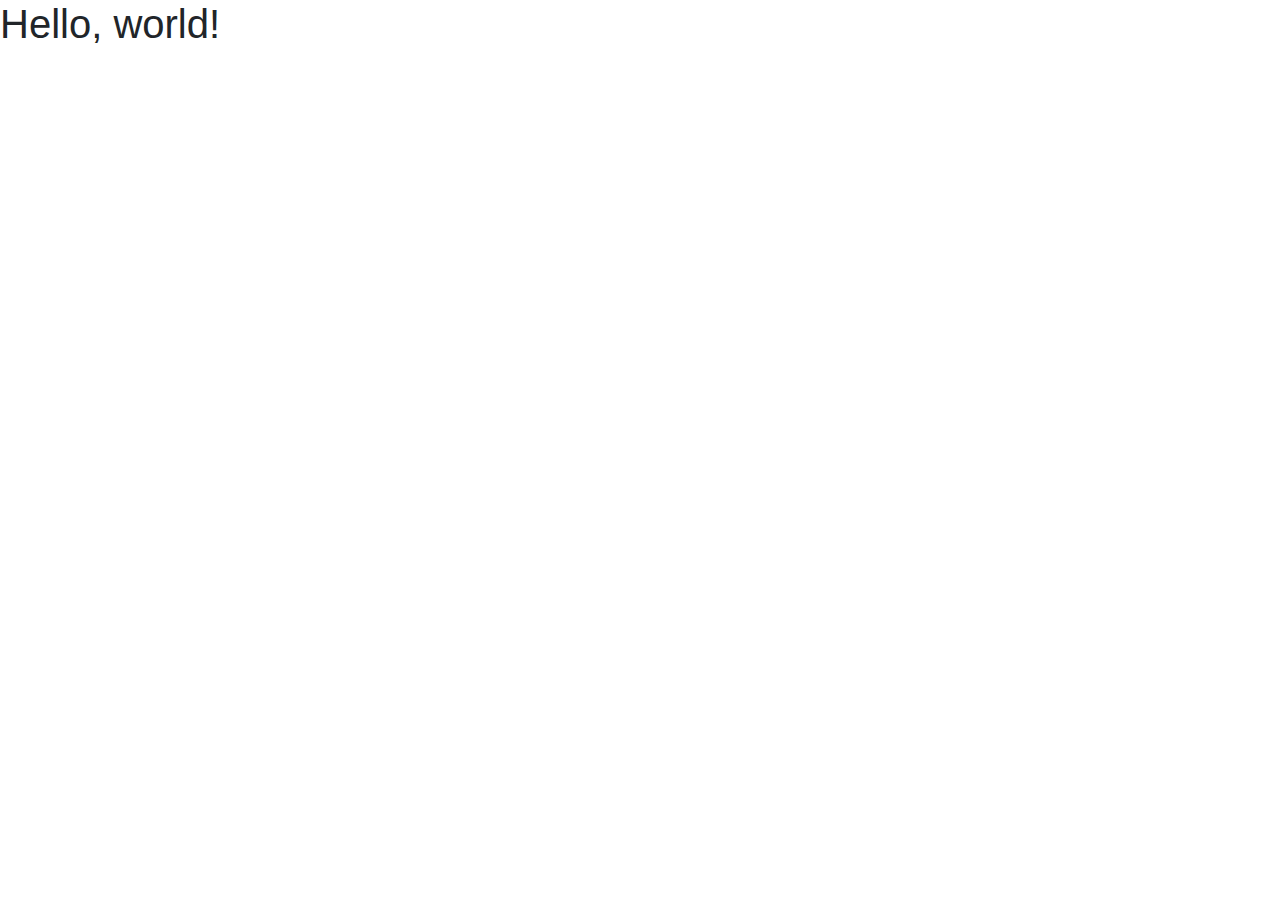
<file: bootstrap/js/index.html>
<!doctype html>
<html lang="en">
  <head>
    <!-- Required meta tags -->
    <meta charset="utf-8">
    <meta name="viewport" content="width=device-width, initial-scale=1, shrink-to-fit=no">

    <!-- Bootstrap CSS -->
    <link rel="stylesheet" href="https://stackpath.bootstrapcdn.com/bootstrap/4.3.1/css/bootstrap.min.css" integrity="sha384-ggOyR0iXCbMQv3Xipma34MD+dH/1fQ784/j6cY/iJTQUOhcWr7x9JvoRxT2MZw1T" crossorigin="anonymous">

    <title>Hello, world!</title>
  </head>
  <body>
    <h1>Hello, world!</h1>

    <!-- Optional JavaScript -->
    <!-- jQuery first, then Popper.js, then Bootstrap JS -->
    <script src="https://code.jquery.com/jquery-3.3.1.slim.min.js" integrity="sha384-q8i/X+965DzO0rT7abK41JStQIAqVgRVzpbzo5smXKp4YfRvH+8abtTE1Pi6jizo" crossorigin="anonymous"></script>
    <script src="https://cdnjs.cloudflare.com/ajax/libs/popper.js/1.14.7/umd/popper.min.js" integrity="sha384-UO2eT0CpHqdSJQ6hJty5KVphtPhzWj9WO1clHTMGa3JDZwrnQq4sF86dIHNDz0W1" crossorigin="anonymous"></script>
    <script src="https:
</file>
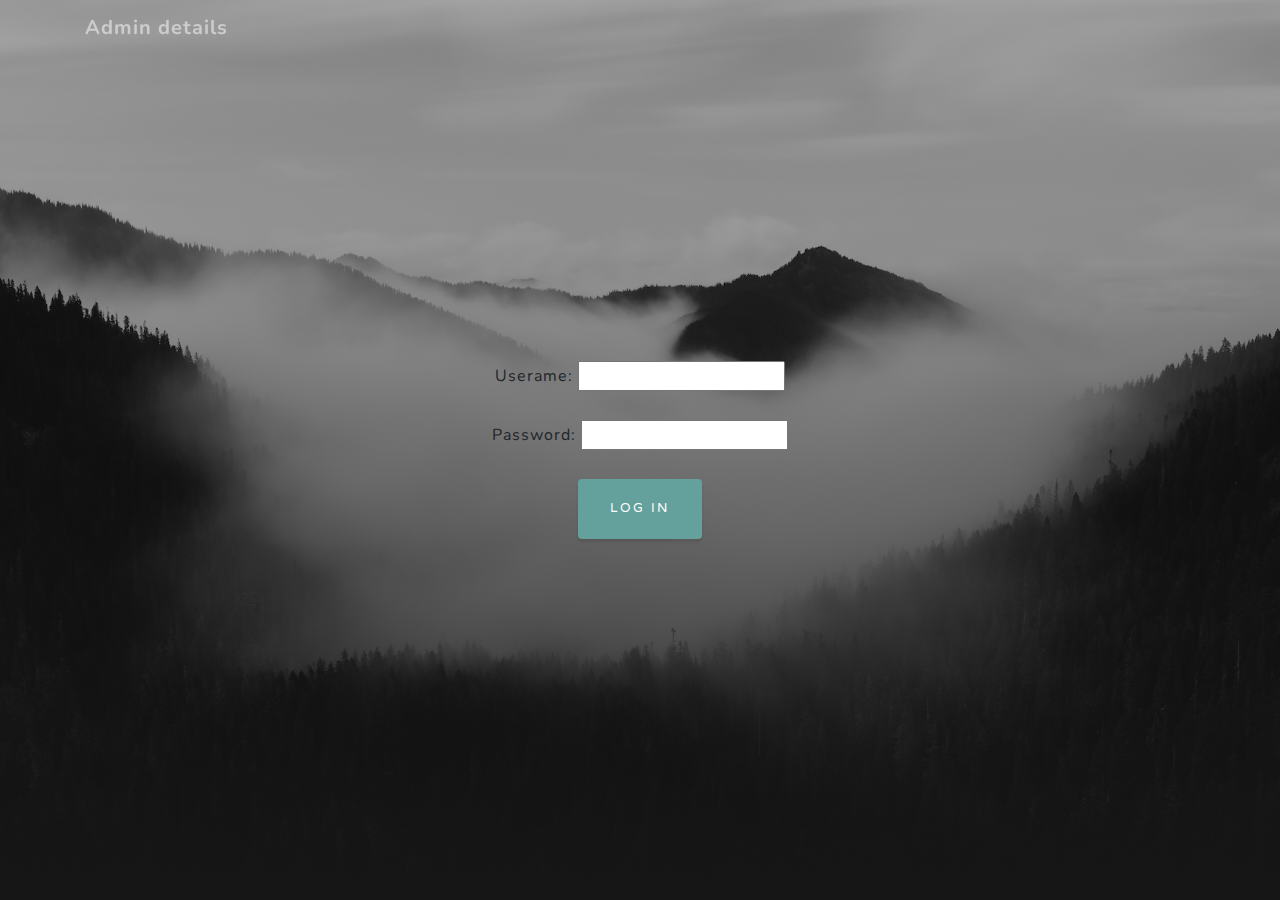
<file: admin detailss.html>
<!DOCTYPE html>
<html lang="en">

<head>

  <meta charset="utf-8">
  <meta name="viewport" content="width=device-width, initial-scale=1, shrink-to-fit=no">
  <meta name="description" content="">
  <meta name="author" content="">

  <title>Grayscale - Start Bootstrap Theme</title>

  <!-- Bootstrap core CSS -->
  <link href="vendor/bootstrap/css/bootstrap.min.css" rel="stylesheet">

  <!-- Custom fonts for this template -->
  <link href="vendor/fontawesome-free/css/all.min.css" rel="stylesheet">
  <link href="https://fonts.googleapis.com/css?family=Varela+Round" rel="stylesheet">
  <link href="https://fonts.googleapis.com/css?family=Nunito:200,200i,300,300i,400,400i,600,600i,700,700i,800,800i,900,900i" rel="stylesheet">

  <!-- Custom styles for this template -->
  <link href="css/grayscale.min.css" rel="stylesheet">

</head>

<body id="page-top">

  <!-- Navigation -->
  <nav class="navbar navbar-expand-lg navbar-light fixed-top" id="mainNav">
    <div class="container">
      <a class="navbar-brand js-scroll-trigger" href="#page-top">Admin details</a>
      <button class="navbar-toggler navbar-toggler-right" type="button" data-toggle="collapse" data-target="#navbarResponsive" aria-controls="navbarResponsive" aria-expanded="false" aria-label="Toggle navigation">
        Menu
        <i class="fas fa-bars"></i>
      </button>
         </div>
  </nav>

  <!-- Header -->
  <header class="masthead">
    <div class="container d-flex h-100 align-items-center">
      <div class="mx-auto text-center">
       <div id="paper">
    <form action="/last_one" method="post">
        <div class="input-row"> 
            <label for="name">Userame:</label>
        <input type="text" id="name" name="Username" value="">     
        </div>
        <br>
        
        <div class="input-row">
            <label>Password:</label>    
        <input type="password" id="email" name="email" value="">
            <br> <br>
            <a href="adminpage.html"type="submit" class="btn btn-primary">Log in</a>
            </div>
        </form>
            </div>

        </div>
    </div>
  </header>
</file>
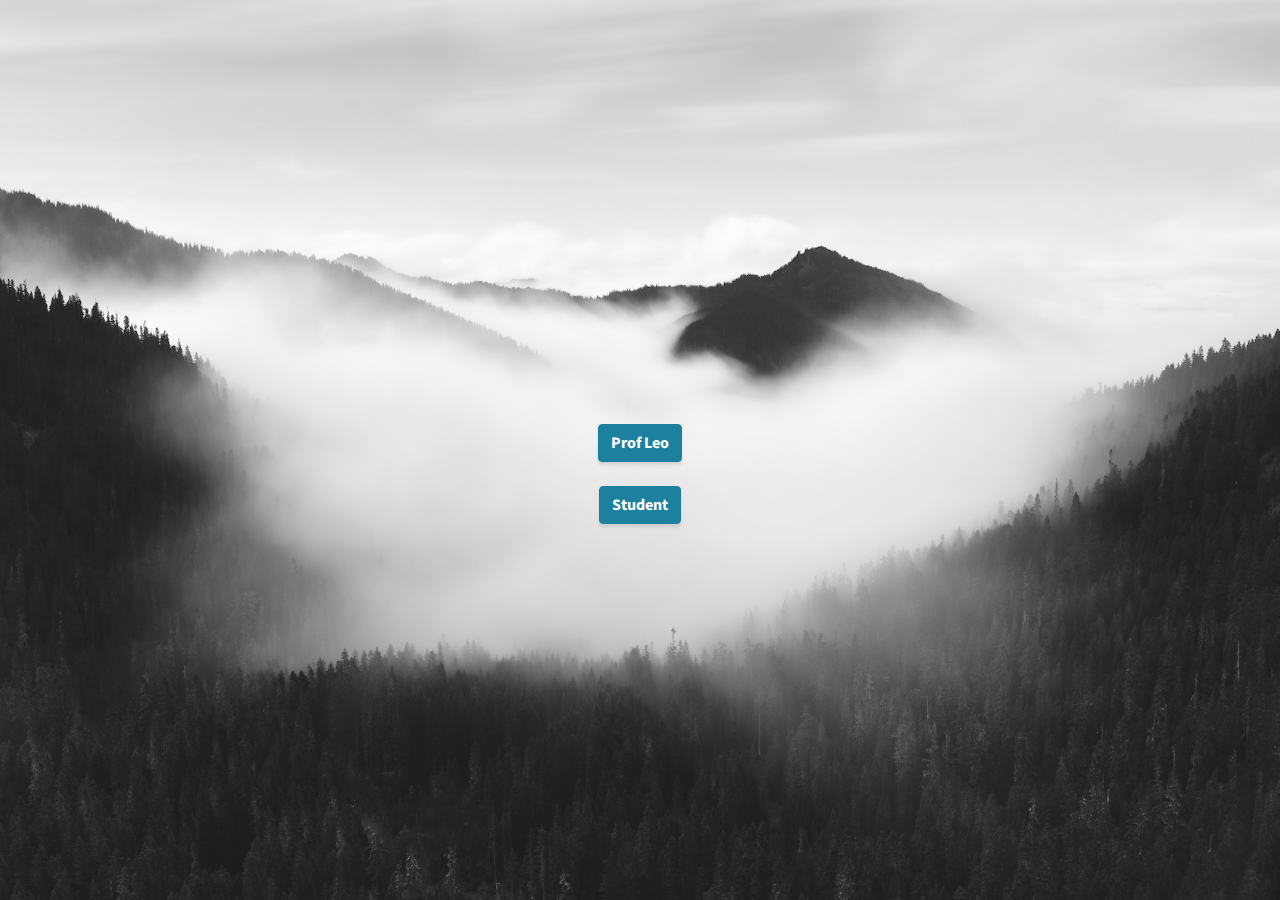
<file: adminpage.html>
<!DOCTYPE html>
<html lang="en">

<head>

  <meta charset="utf-8">
  <meta name="viewport" content="width=device-width, initial-scale=1, shrink-to-fit=no">
  <meta name="description" content="">
  <meta name="author" content="">

  <title> University of Benin Admin Lecturer</title>

  <!-- Bootstrap Core CSS -->
  <link href="vendor/bootstrap/css/bootstrap.min.css" rel="stylesheet">

  <!-- Custom Fonts -->
  <link href="vendor/fontawesome-free/css/all.min.css" rel="stylesheet" type="text/css">
  <link href="https://fonts.googleapis.com/css?family=Source+Sans+Pro:300,400,700,300italic,400italic,700italic" rel="stylesheet" type="text/css">
  <link href="vendor/simple-line-icons/css/simple-line-icons.css" rel="stylesheet">

  <!-- Custom CSS -->
  <link href="css/stylish-portfolio.min.css" rel="stylesheet">

</head>

<body id="page-top">

  
  <!-- Header -->
  <header class="masthead d-flex">
    <div class="container text-center my-auto">
        
          
     <br>
        <br>
        
              <a class="btn btn-primary" href="lecturerleo.html" role="button">Prof Leo</a>
         <br>
        <br>
         <a class="btn btn-primary" href="studentK.html" role="button">Student</a>


      </h3>
      </div>
  </header>
</file>
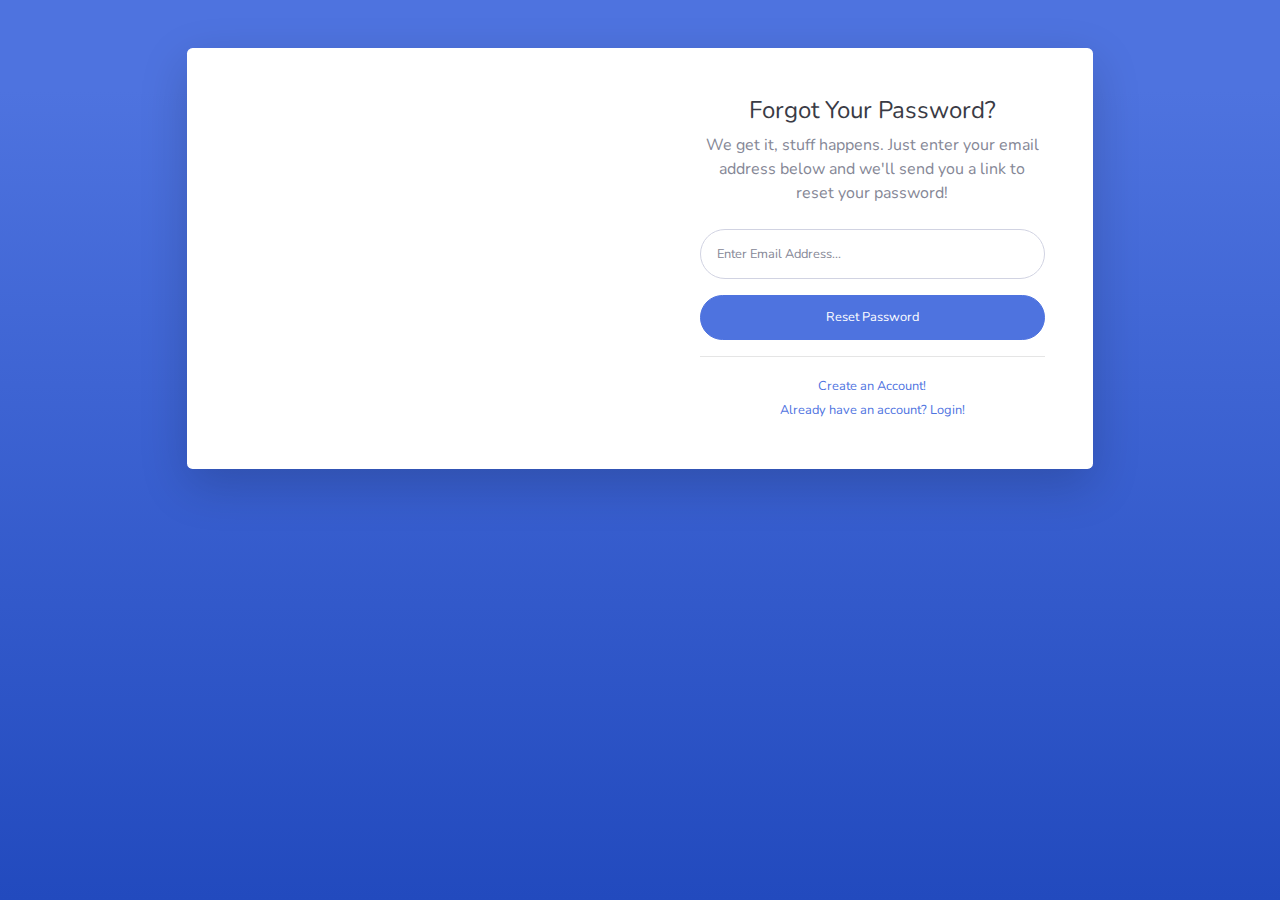
<file: forgot-password.html>
<!DOCTYPE html>
<html lang="en">

<head>

  <meta charset="utf-8">
  <meta http-equiv="X-UA-Compatible" content="IE=edge">
  <meta name="viewport" content="width=device-width, initial-scale=1, shrink-to-fit=no">
  <meta name="description" content="">
  <meta name="author" content="">

  <title>SB Admin 2 - Forgot Password</title>

  <!-- Custom fonts for this template-->
  <link href="vendor/fontawesome-free/css/all.min.css" rel="stylesheet" type="text/css">
  <link href="https://fonts.googleapis.com/css?family=Nunito:200,200i,300,300i,400,400i,600,600i,700,700i,800,800i,900,900i" rel="stylesheet">

  <!-- Custom styles for this template-->
  <link href="css/sb-admin-2.min.css" rel="stylesheet">

</head>

<body class="bg-gradient-primary">

  <div class="container">

    <!-- Outer Row -->
    <div class="row justify-content-center">

      <div class="col-xl-10 col-lg-12 col-md-9">

        <div class="card o-hidden border-0 shadow-lg my-5">
          <div class="card-body p-0">
            <!-- Nested Row within Card Body -->
            <div class="row">
              <div class="col-lg-6 d-none d-lg-block bg-password-image"></div>
              <div class="col-lg-6">
                <div class="p-5">
                  <div class="text-center">
                    <h1 class="h4 text-gray-900 mb-2">Forgot Your Password?</h1>
                    <p class="mb-4">We get it, stuff happens. Just enter your email address below and we'll send you a link to reset your password!</p>
                  </div>
                  <form class="user">
                    <div class="form-group">
                      <input type="email" class="form-control form-control-user" id="exampleInputEmail" aria-describedby="emailHelp" placeholder="Enter Email Address...">
                    </div>
                    <a href="login.html" class="btn btn-primary btn-user btn-block">
                      Reset Password
                    </a>
                  </form>
                  <hr>
                  <div class="text-center">
                    <a class="small" href="register.html">Create an Account!</a>
                  </div>
                  <div class="text-center">
                    <a class="small" href="login.html">Already have an account? Login!</a>
                  </div>
                </div>
              </div>
            </div>
          </div>
        </div>

      </div>

    </div>

  </div>

  <!-- Bootstrap core JavaScript-->
  <script src="vendor/jquery/jquery.min.js"></script>
  <script src="vendor/bootstrap/js/bootstrap.bundle.min.js"></script>

  <!-- Core plugin JavaScript-->
  <script src="vendor/jquery-easing/jquery.easing.min.js"></script>

  <!-- Custom scripts for all pages-->
  <script src="js/sb-admin-2.min.js"></script>

</body>

</html>
</file>
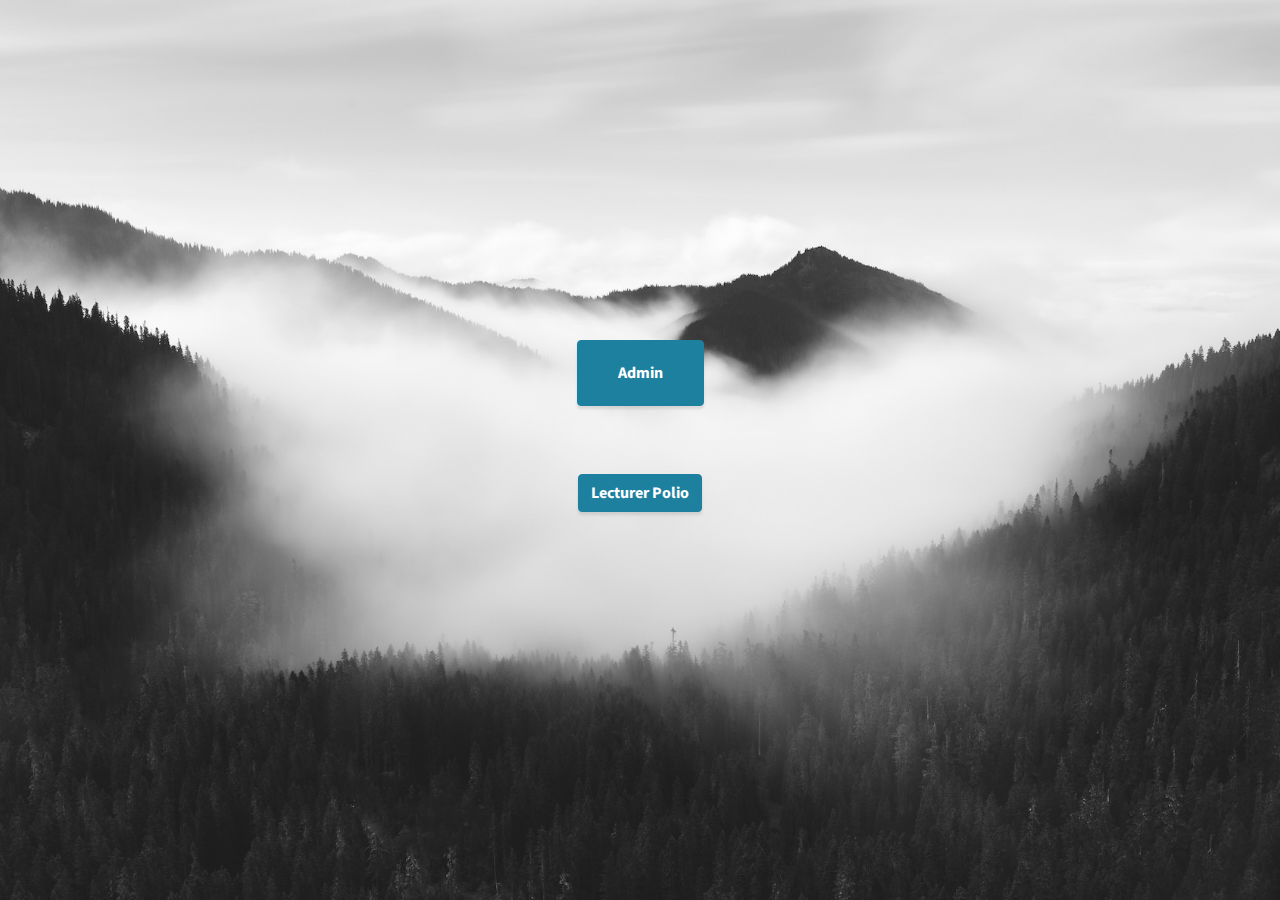
<file: indexxx.html>
<!DOCTYPE html>
<html lang="en">

<head>

  <meta charset="utf-8">
  <meta name="viewport" content="width=device-width, initial-scale=1, shrink-to-fit=no">
  <meta name="description" content="">
  <meta name="author" content="">

  <title> University of Benin Admin Lecturer</title>

  <!-- Bootstrap Core CSS -->
  <link href="vendor/bootstrap/css/bootstrap.min.css" rel="stylesheet">

  <!-- Custom Fonts -->
  <link href="vendor/fontawesome-free/css/all.min.css" rel="stylesheet" type="text/css">
  <link href="https://fonts.googleapis.com/css?family=Source+Sans+Pro:300,400,700,300italic,400italic,700italic" rel="stylesheet" type="text/css">
  <link href="vendor/simple-line-icons/css/simple-line-icons.css" rel="stylesheet">

  <!-- Custom CSS -->
  <link href="css/stylish-portfolio.min.css" rel="stylesheet">

</head>

<body id="page-top">

  
  <!-- Header -->
  <header class="masthead d-flex">
    <div class="container text-center my-auto">
        <a class="btn btn-primary btn-xl js-scroll-trigger" href="admin%20detailss.html">Admin</a>
      <h3 class="mb-5">
          
     <br>
        <br>
        
              <a class="btn btn-primary" href="lecturers%20details.html" role="button">Lecturer Polio</a>
      </h3>
      </div>
  </header>
</file>
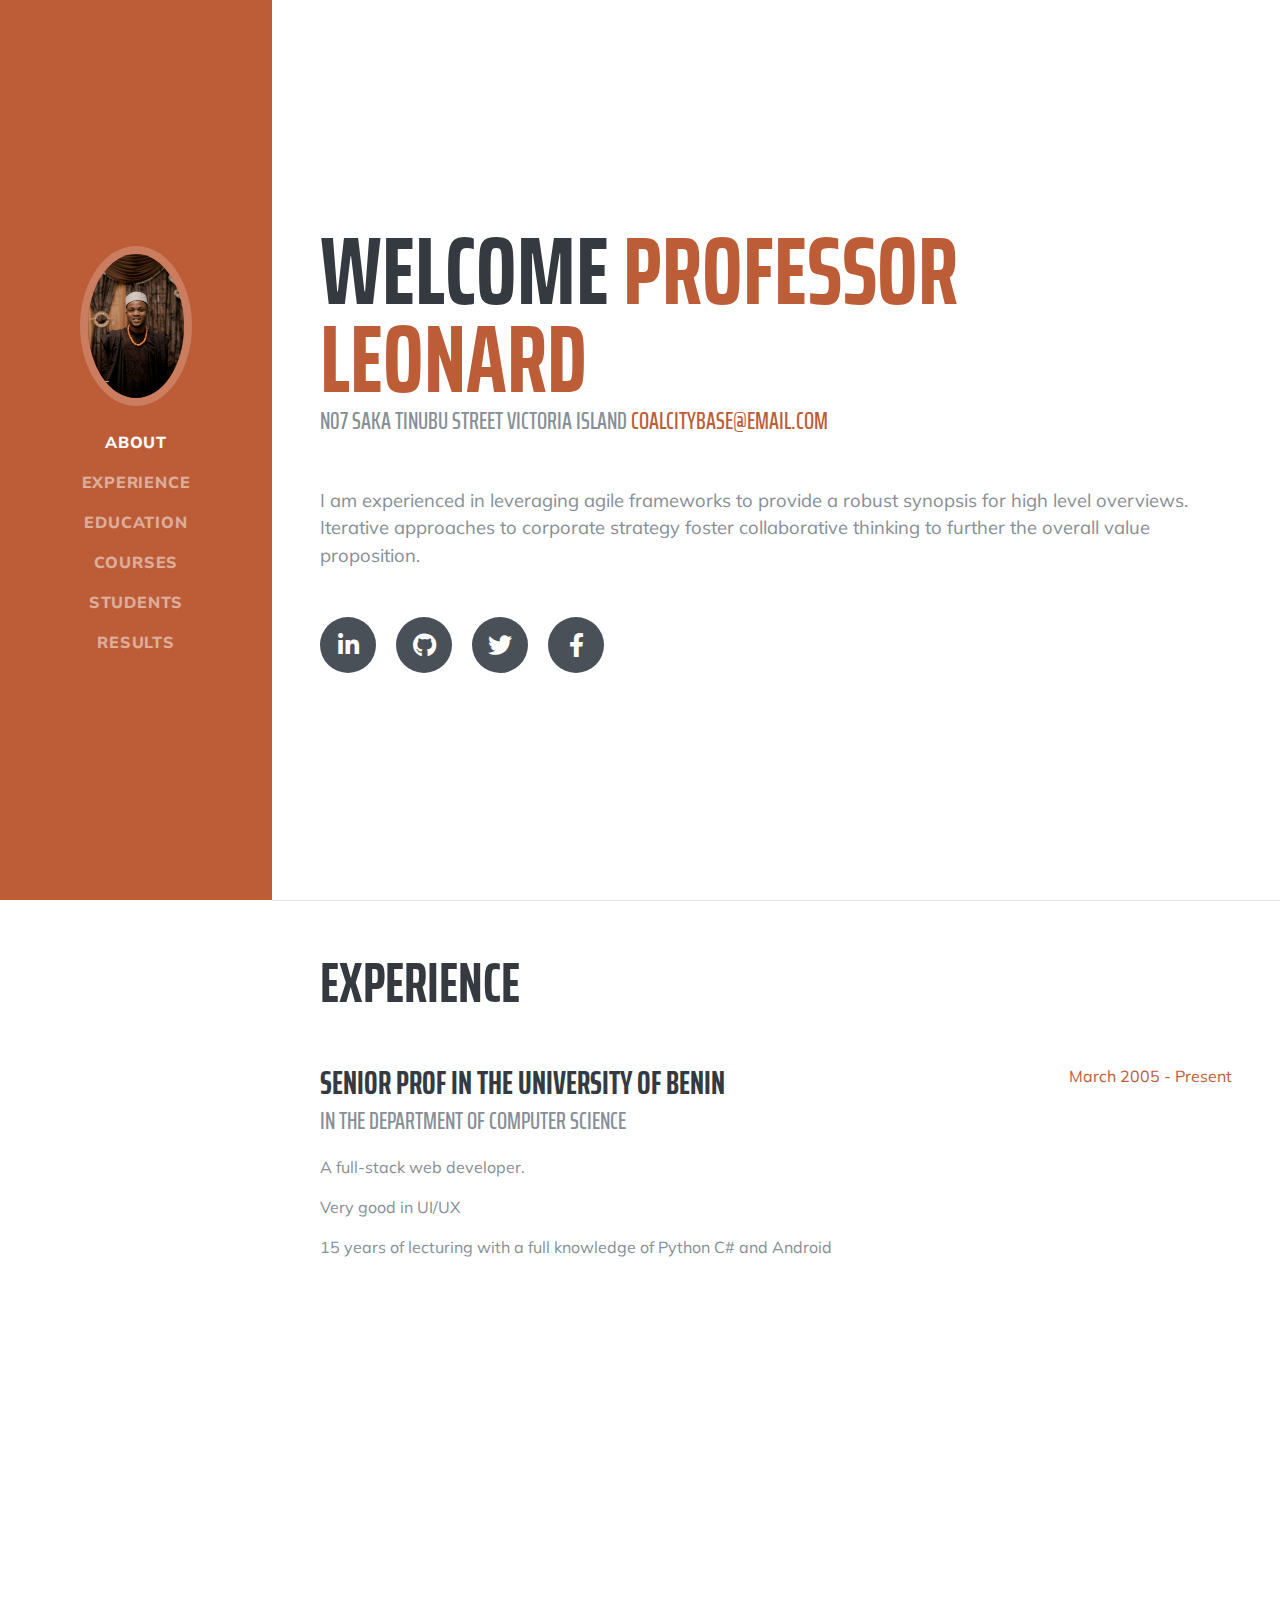
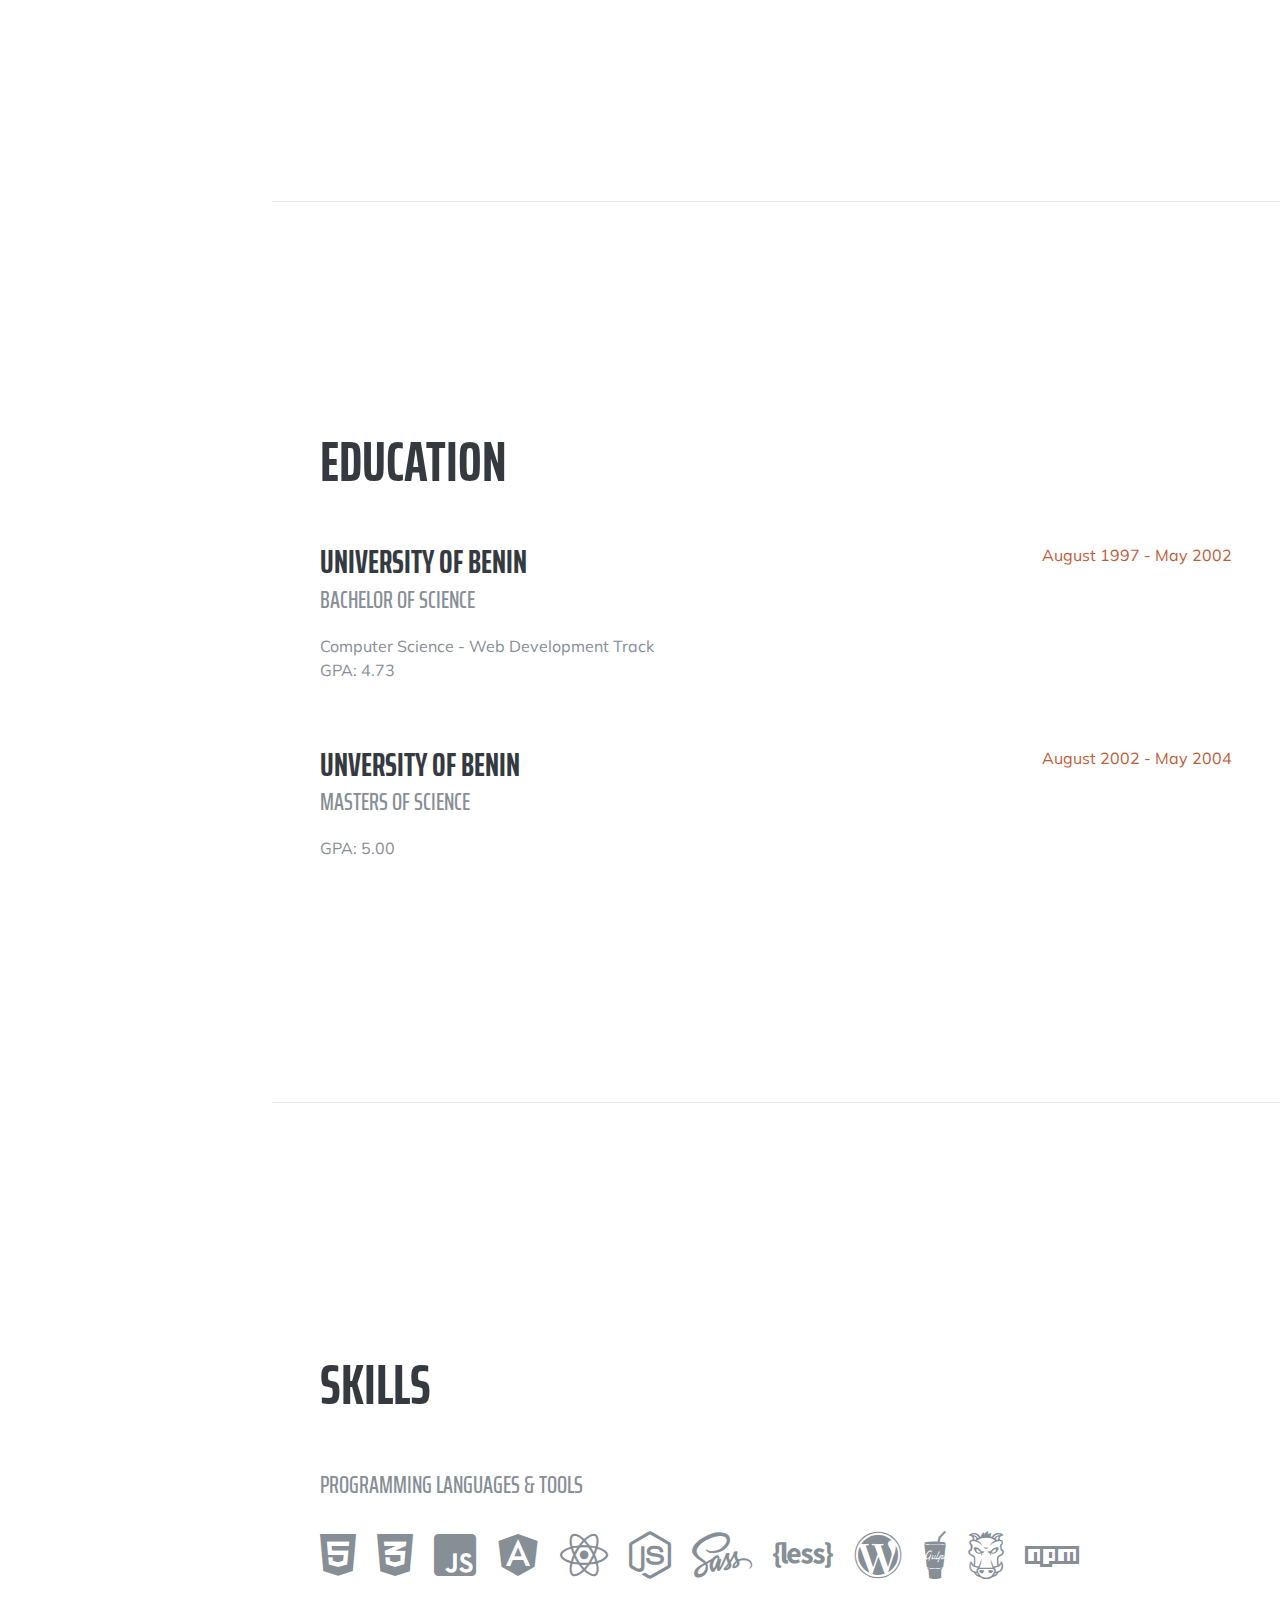
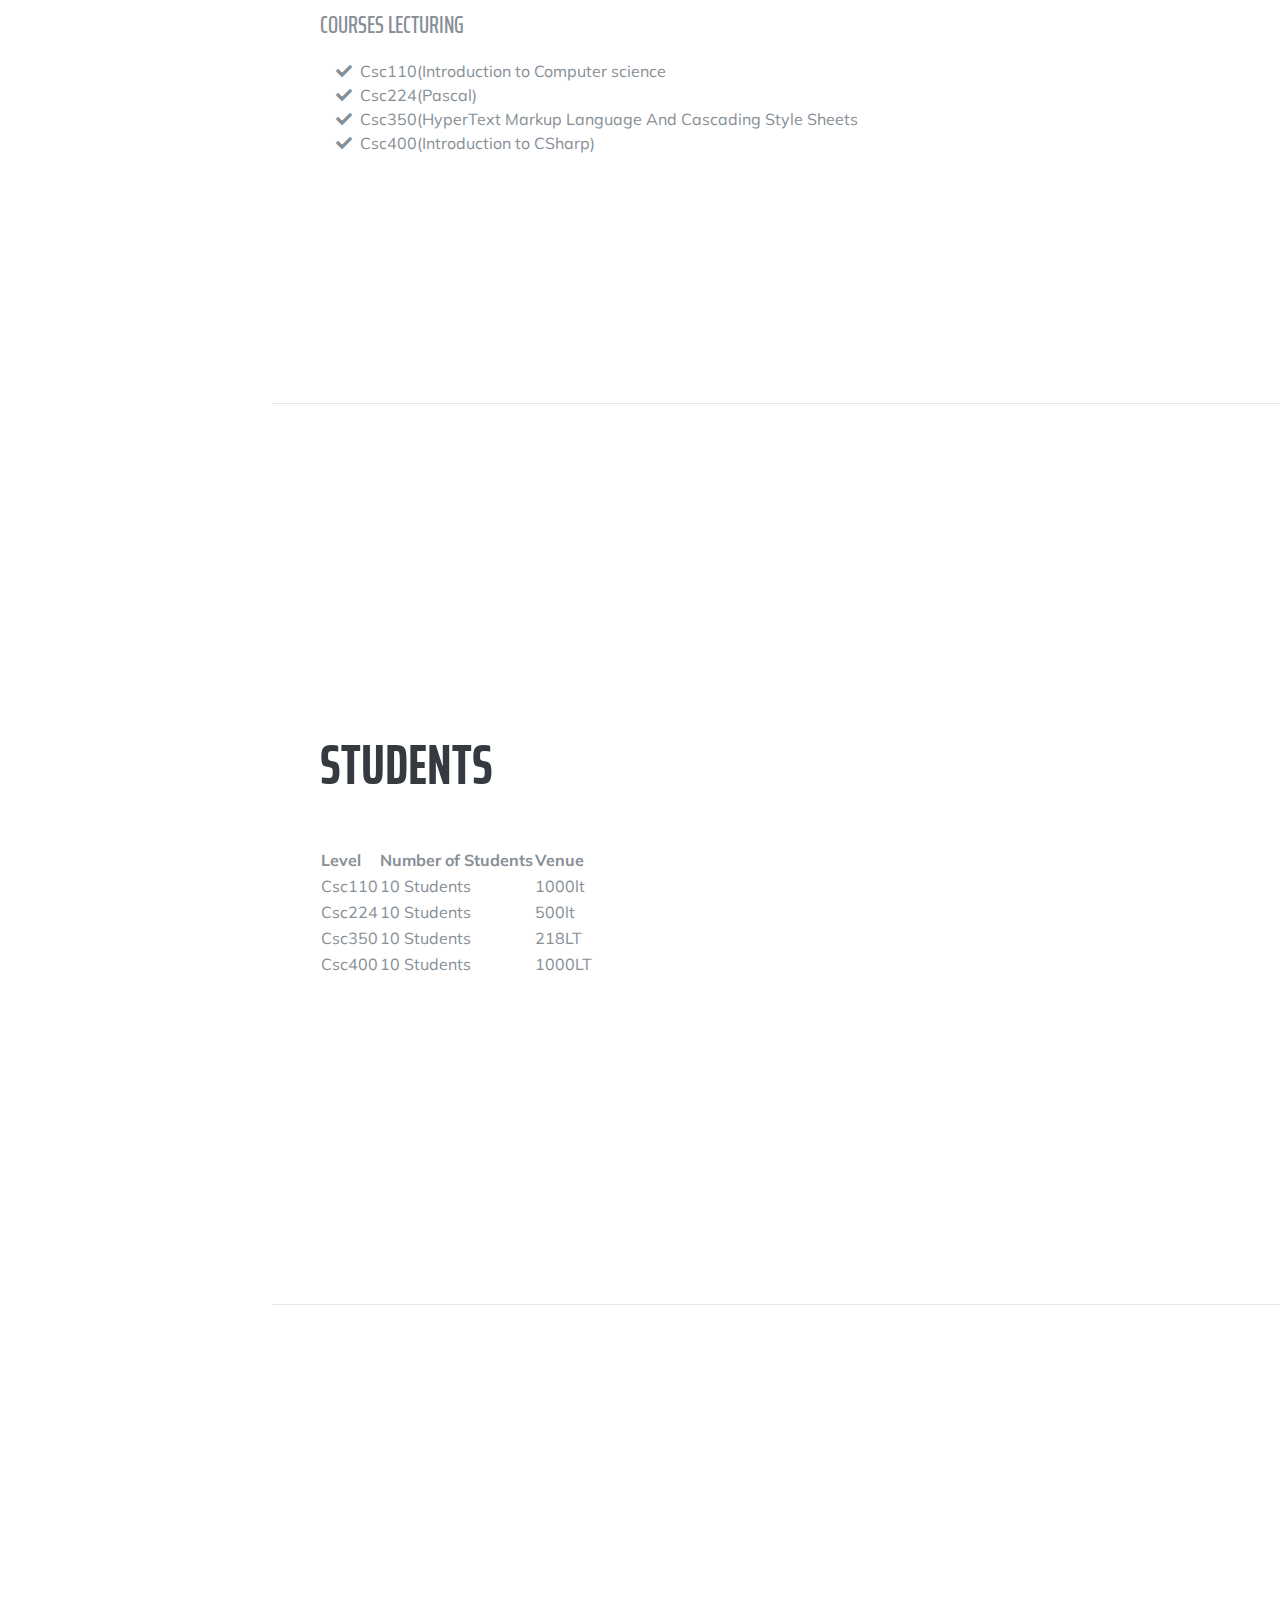
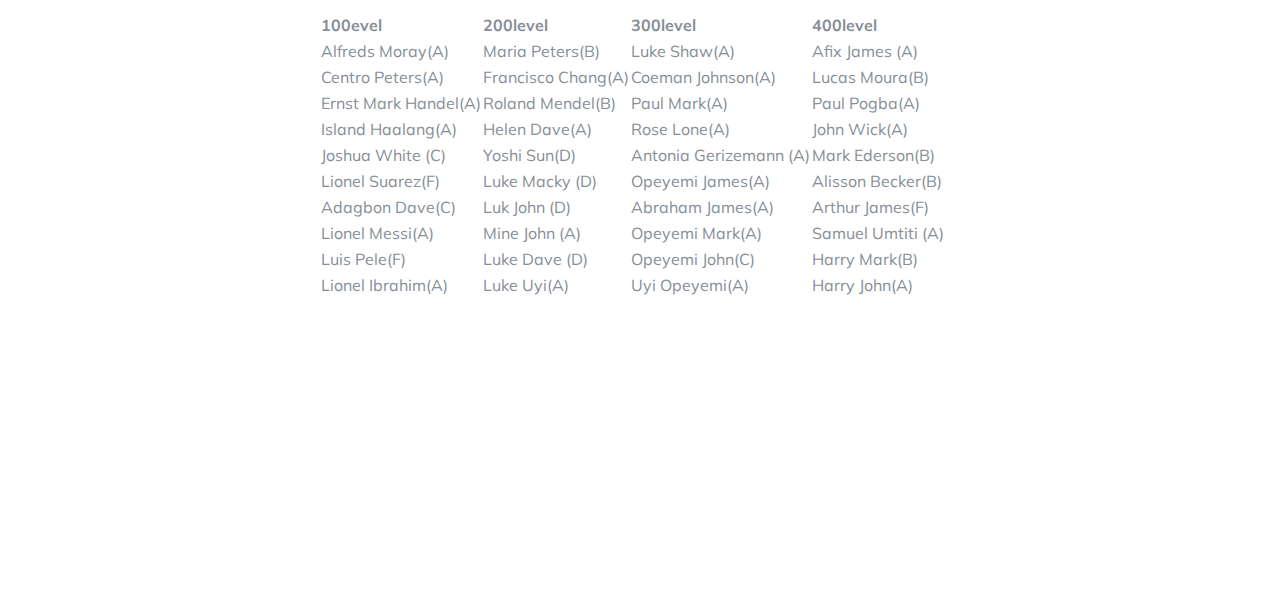
<file: lecturerleo.html>
<!DOCTYPE html>
<html lang="en">

<head>

  <meta charset="utf-8">
  <meta name="viewport" content="width=device-width, initial-scale=1, shrink-to-fit=no">
  <meta name="description" content="">
  <meta name="author" content="">

  <title>Resume - Start Bootstrap Theme</title>

  <!-- Bootstrap core CSS -->
  <link href="vendor/bootstrap/css/bootstrap.min.css" rel="stylesheet">

  <!-- Custom fonts for this template -->
  <link href="https://fonts.googleapis.com/css?family=Saira+Extra+Condensed:500,700" rel="stylesheet">
  <link href="https://fonts.googleapis.com/css?family=Muli:400,400i,800,800i" rel="stylesheet">
  <link href="vendor/fontawesome-free/css/all.min.css" rel="stylesheet">

  <!-- Custom styles for this template -->
  <link href="css/resume.min.css" rel="stylesheet">

</head>

<body id="page-top">

  <nav class="navbar navbar-expand-lg navbar-dark bg-primary fixed-top" id="sideNav">
    <a class="navbar-brand js-scroll-trigger" href="#page-top">
      <span class="d-block d-lg-none">Clarence Taylor</span>
      <span class="d-none d-lg-block">
        <img class="img-fluid img-profile rounded-circle mx-auto mb-2" src="IMG_1720.jpg" alt="">
      </span>
    </a>
    <button class="navbar-toggler" type="button" data-toggle="collapse" data-target="#navbarSupportedContent" aria-controls="navbarSupportedContent" aria-expanded="false" aria-label="Toggle navigation">
      <span class="navbar-toggler-icon"></span>
    </button>
    <div class="collapse navbar-collapse" id="navbarSupportedContent">
      <ul class="navbar-nav">
        <li class="nav-item">
          <a class="nav-link js-scroll-trigger" href="#about">About</a>
        </li>
        <li class="nav-item">
          <a class="nav-link js-scroll-trigger" href="#experience">Experience</a>
        </li>
        <li class="nav-item">
          <a class="nav-link js-scroll-trigger" href="#education">Education</a>
        </li>
        <li class="nav-item">
          <a class="nav-link js-scroll-trigger" href="#skills">Courses</a>
        </li>
        <li class="nav-item">
          <a class="nav-link js-scroll-trigger" href="#interests">Students</a>
        </li>
        <li class="nav-item">
          <a class="nav-link js-scroll-trigger" href="#awards">Results</a>
        </li>
      </ul>
    </div>
  </nav>

  <div class="container-fluid p-0">

    <section class="resume-section p-3 p-lg-5 d-flex align-items-center" id="about">
      <div class="w-100">
        <h1 class="mb-0">Welcome
          <span class="text-primary">Professor Leonard</span>
        </h1>
        <div class="subheading mb-5">N07 Saka Tinubu Street Victoria Island
          <a href="mailto:name@email.com">coalcitybase@email.com</a>
        </div>
        <p class="lead mb-5">I am experienced in leveraging agile frameworks to provide a robust synopsis for high level overviews. Iterative approaches to corporate strategy foster collaborative thinking to further the overall value proposition.</p>
        <div class="social-icons">
          <a href="#">
            <i class="fab fa-linkedin-in"></i>
          </a>
          <a href="#">
            <i class="fab fa-github"></i>
          </a>
          <a href="#">
            <i class="fab fa-twitter"></i>
          </a>
          <a href="#">
            <i class="fab fa-facebook-f"></i>
          </a>
        </div>
      </div>
    </section>

    <hr class="m-0">

    <section class="resume-section p-3 p-lg-5 d-flex justify-content-center" id="experience">
      <div class="w-100">
        <h2 class="mb-5">Experience</h2>

        <div class="resume-item d-flex flex-column flex-md-row justify-content-between mb-5">
          <div class="resume-content">
            <h3 class="mb-0">Senior Prof in the University of Benin</h3>
            <div class="subheading mb-3">In The Department of Computer Science</div>
            <p>A full-stack web developer.</p>
              <p>Very good in UI/UX</p>
              <p> 15 years of lecturing with a full knowledge of Python C# and Android</p>
          </div>
          <div class="resume-date text-md-right">
            <span class="text-primary">March 2005 - Present</span>
          </div>
        </div>

       

    </section>

    <hr class="m-0">

    <section class="resume-section p-3 p-lg-5 d-flex align-items-center" id="education">
      <div class="w-100">
        <h2 class="mb-5">Education</h2>

        <div class="resume-item d-flex flex-column flex-md-row justify-content-between mb-5">
          <div class="resume-content">
            <h3 class="mb-0">University of Benin</h3>
            <div class="subheading mb-3">Bachelor of Science</div>
            <div>Computer Science - Web Development Track</div>
            <p>GPA: 4.73</p>
          </div>
          <div class="resume-date text-md-right">
            <span class="text-primary">August 1997 - May 2002</span>
          </div>
        </div>

        <div class="resume-item d-flex flex-column flex-md-row justify-content-between">
          <div class="resume-content">
            <h3 class="mb-0">Unversity of Benin</h3>
            <div class="subheading mb-3">Masters of Science</div>
            <p>GPA: 5.00</p>
          </div>
          <div class="resume-date text-md-right">
            <span class="text-primary">August 2002 - May 2004</span>
          </div>
        </div>

      </div>
    </section>

    <hr class="m-0">

    <section class="resume-section p-3 p-lg-5 d-flex align-items-center" id="skills">
      <div class="w-100">
        <h2 class="mb-5">Skills</h2>

        <div class="subheading mb-3">Programming Languages &amp; Tools</div>
        <ul class="list-inline dev-icons">
          <li class="list-inline-item">
            <i class="fab fa-html5"></i>
          </li>
          <li class="list-inline-item">
            <i class="fab fa-css3-alt"></i>
          </li>
          <li class="list-inline-item">
            <i class="fab fa-js-square"></i>
          </li>
          <li class="list-inline-item">
            <i class="fab fa-angular"></i>
          </li>
          <li class="list-inline-item">
            <i class="fab fa-react"></i>
          </li>
          <li class="list-inline-item">
            <i class="fab fa-node-js"></i>
          </li>
          <li class="list-inline-item">
            <i class="fab fa-sass"></i>
          </li>
          <li class="list-inline-item">
            <i class="fab fa-less"></i>
          </li>
          <li class="list-inline-item">
            <i class="fab fa-wordpress"></i>
          </li>
          <li class="list-inline-item">
            <i class="fab fa-gulp"></i>
          </li>
          <li class="list-inline-item">
            <i class="fab fa-grunt"></i>
          </li>
          <li class="list-inline-item">
            <i class="fab fa-npm"></i>
          </li>
        </ul>

        <div class="subheading mb-3">Courses Lecturing</div>
        <ul class="fa-ul mb-0">
          <li>
            <i class="fa-li fa fa-check"></i>
            Csc110(Introduction to Computer science</li>
          <li>
            <i class="fa-li fa fa-check"></i>
            Csc224(Pascal)</li>
          <li>
            <i class="fa-li fa fa-check"></i>
            Csc350(HyperText Markup Language And Cascading Style Sheets </li>
          <li>
            <i class="fa-li fa fa-check"></i>
            Csc400(Introduction to CSharp)</li>
        </ul>
      </div>
    </section>

    <hr class="m-0">

    <section class="resume-section p-3 p-lg-5 d-flex align-items-center" id="interests">
      <div class="w-100">
        <h2 class="mb-5">Students</h2>
        <table>
  <tr>
    <th>Level</th>
    <th>Number of Students</th>
    <th>Venue</th>
  </tr>
  <tr>
    <td>Csc110</td>
    <td>10 Students</td>
    <td>1000lt</td>
  </tr>
  <tr>
    <td>Csc224</td>
    <td>10 Students</td>
    <td>500lt</td>
  </tr>
  <tr>
    <td>Csc350</td>
    <td>10 Students</td>
    <td>218LT</td>
  </tr>
  <tr>
    <td>Csc400</td>
    <td>10 Students</td>
    <td>1000LT</td>
  </tr>
  </table>

      </div>
    </section>

    <hr class="m-0">

    <section class="resume-section p-3 p-lg-5 d-flex align-items-center" id="awards">
      <div class="w-100">
        <table>
  <tr>
    <th>100evel</th>
    <th>200level</th>
    <th>300level</th>
      <th>400level</th>
  </tr>
  <tr>
    <td>Alfreds Moray(A)</td>
    <td>Maria Peters(B)</td>
    <td>Luke Shaw(A)</td>
      <td> Afix James (A)</td>
  </tr>
  <tr>
    <td>Centro Peters(A)</td>
    <td>Francisco Chang(A)</td>
    <td>Coeman Johnson(A)</td>
      <td> Lucas Moura(B) </td>
  </tr>
  <tr>
    <td>Ernst Mark Handel(A)</td>
    <td>Roland Mendel(B)</td>
    <td>Paul Mark(A)</td>
      <td> Paul Pogba(A)</td>
  </tr>
  <tr>
    <td>Island Haalang(A)</td>
    <td>Helen Dave(A)</td>
    <td>Rose Lone(A)</td>
      <td> John Wick(A)</td>
  </tr>
  <tr>
    <td>Joshua White (C)</td>
    <td>Yoshi Sun(D)</td>
    <td>Antonia Gerizemann (A)</td>
      <td> Mark Ederson(B)</td>
  </tr>
  <tr>
    <td>Lionel Suarez(F)</td>
    <td>Luke Macky (D)</td>
    <td>Opeyemi James(A)</td>
      <td> Alisson Becker(B)</td>
  </tr>
             <tr>
    <td>Adagbon Dave(C)</td>
    <td>Luk John (D)</td>
    <td>Abraham James(A)</td>
                 <td> Arthur James(F)</td>
  </tr>
             <tr>
    <td>Lionel Messi(A)</td>
    <td> Mine John (A)</td>
    <td>Opeyemi Mark(A)</td>
                 <td> Samuel Umtiti (A)</td>
  </tr>
             <tr>
    <td>Luis Pele(F)</td>
    <td>Luke Dave (D)</td>
    <td>Opeyemi John(C)</td>
                 <td> Harry Mark(B)</td>
  </tr>
             <tr>
    <td>Lionel Ibrahim(A)</td>
    <td>Luke Uyi(A)</td>
    <td>Uyi Opeyemi(A)</td>
                 <td>Harry John(A)</td>
  </tr>
</table>

    </section>

  </div>

  <!-- Bootstrap core JavaScript -->
  <script src="vendor/jquery/jquery.min.js"></script>
  <script src="vendor/bootstrap/js/bootstrap.bundle.min.js"></script>

  <!-- Plugin JavaScript -->
  <script src="vendor/jquery-easing/jquery.easing.min.js"></script>

  <!-- Custom scripts for this template -->
  <script src="js/resume.min.js"></script>

</body>

</html>
</file>
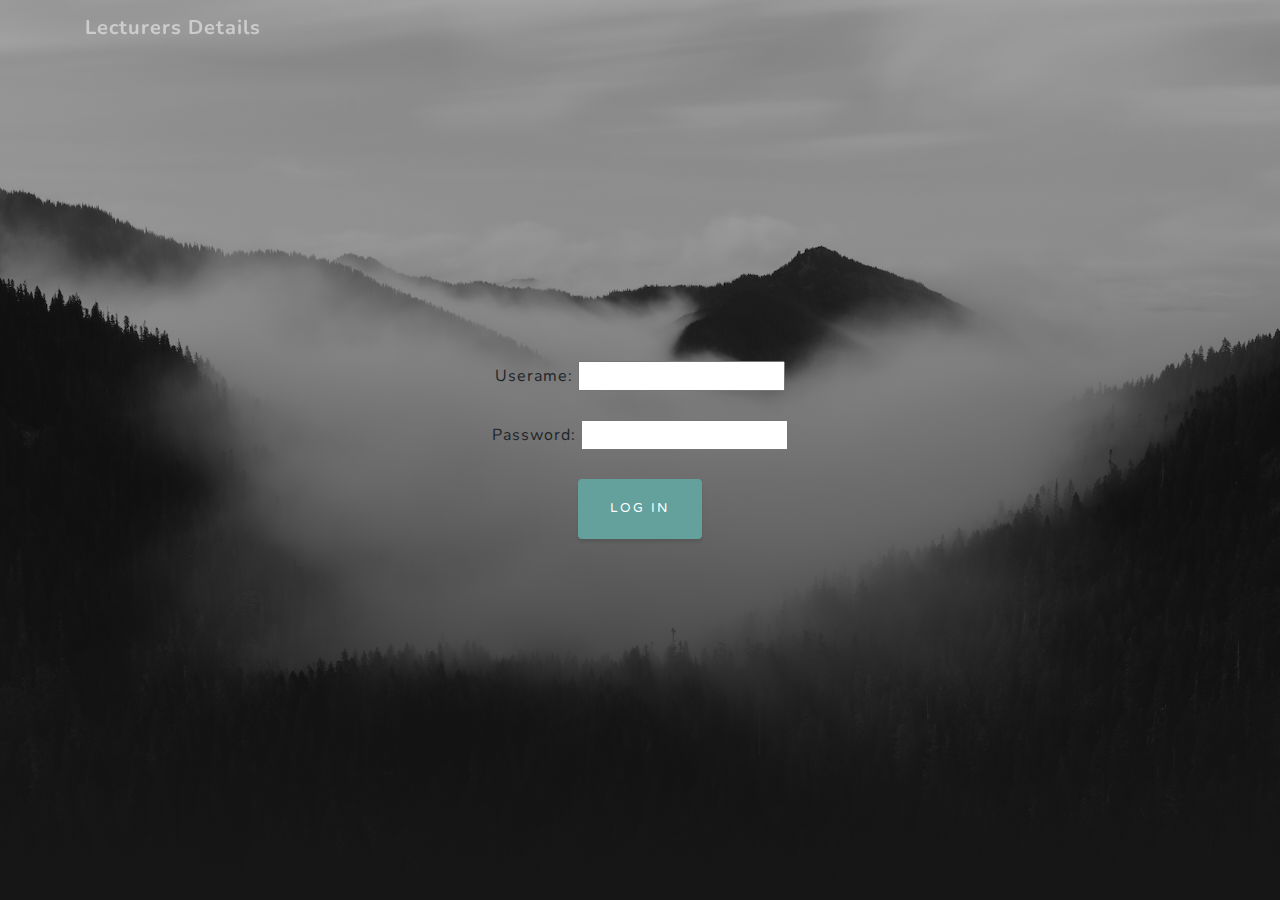
<file: lecturers details.html>
<!DOCTYPE html>
<html lang="en">

<head>

  <meta charset="utf-8">
  <meta name="viewport" content="width=device-width, initial-scale=1, shrink-to-fit=no">
  <meta name="description" content="">
  <meta name="author" content="">

  <title>Lecturer details</title>

  <!-- Bootstrap core CSS -->
  <link href="vendor/bootstrap/css/bootstrap.min.css" rel="stylesheet">

  <!-- Custom fonts for this template -->
  <link href="vendor/fontawesome-free/css/all.min.css" rel="stylesheet">
  <link href="https://fonts.googleapis.com/css?family=Varela+Round" rel="stylesheet">
  <link href="https://fonts.googleapis.com/css?family=Nunito:200,200i,300,300i,400,400i,600,600i,700,700i,800,800i,900,900i" rel="stylesheet">

  <!-- Custom styles for this template -->
  <link href="css/grayscale.min.css" rel="stylesheet">

</head>

<body id="page-top">

  <!-- Navigation -->
  <nav class="navbar navbar-expand-lg navbar-light fixed-top" id="mainNav">
    <div class="container">
      <a class="navbar-brand js-scroll-trigger" href="#page-top">Lecturers Details</a>
      <button class="navbar-toggler navbar-toggler-right" type="button" data-toggle="collapse" data-target="#navbarResponsive" aria-controls="navbarResponsive" aria-expanded="false" aria-label="Toggle navigation">
        Menu
        <i class="fas fa-bars"></i>
      </button>
         </div>
  </nav>

  <!-- Header -->
  <header class="masthead">
    <div class="container d-flex h-100 align-items-center">
      <div class="mx-auto text-center">
       <div id="paper">
    <form action="/last_one" method="post">
        <div class="input-row"> 
            <label for="name">Userame:</label>
        <input type="text" id="name" name="Username" value="">     
        </div>
        <br>
        
        <div class="input-row">
            <label>Password:</label>    
        <input type="password" id="email" name="email" value="">
            <br> <br>
            <a href="lecturerleo.html"type="submit" class="btn btn-primary">Log in</a>
            </div>
        </form>
            </div>

        </div>
    </div>
  </header>
</file>
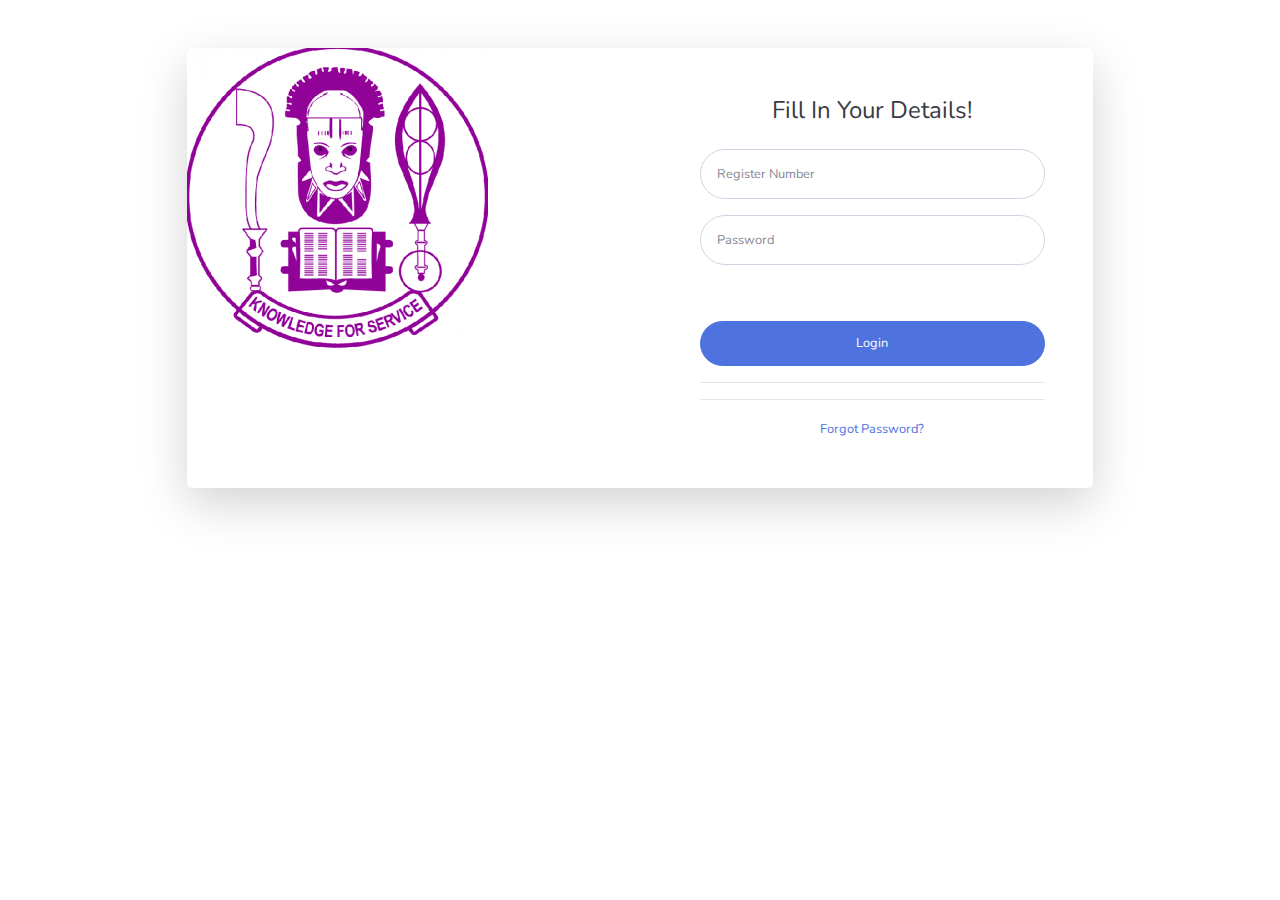
<file: login.html>
<!DOCTYPE html>
<html lang="en">

<head>

  <meta charset="utf-8">
  <meta http-equiv="X-UA-Compatible" content="IE=edge">
  <meta name="viewport" content="width=device-width, initial-scale=1, shrink-to-fit=no">
  <meta name="description" content="">
  <meta name="author" content="">

  <title>Student Login</title>

  <!-- Custom fonts for this template-->
  <link href="vendor/fontawesome-free/css/all.min.css" rel="stylesheet" type="text/css">
  <link href="https://fonts.googleapis.com/css?family=Nunito:200,200i,300,300i,400,400i,600,600i,700,700i,800,800i,900,900i" rel="stylesheet">

  <!-- Custom styles for this template-->
  <link href="css/sb-admin-2.min.css" rel="stylesheet">

</head>



  <div class="container">

    <!-- Outer Row -->
    <div class="row justify-content-center">

      <div class="col-xl-10 col-lg-12 col-md-9">

        <div class="card o-hidden border-0 shadow-lg my-5">
          <div class="card-body p-0">
            <!-- Nested Row within Card Body -->
            <div class="row">
              <div class="col-lg-6">
                <img src="Uniben-Logo.png" class="img-fluid" alt="Responsive image"></div>
              <div class="col-lg-6">
                <div class="p-5">
                  <div class="text-center">
                    <h1 class="h4 text-gray-900 mb-4">Fill In Your Details!</h1>
                  </div>
                  <form class="user">
                    <div class="form-group">
                      <input type="email" class="form-control form-control-user" id="exampleInputEmail" aria-describedby="emailHelp" placeholder="Register Number">
                    </div>
                    <div class="form-group">
                      <input type="password" class="form-control form-control-user" id="exampleInputPassword" placeholder="Password">
                    </div>
                    <div class="form-group">
                      <div class="custom-control custom-checkbox small">
                        <input type="checkbox" class="custom-control-input" id="customCheck">
                                             </div>
                    </div>
                    <a href="studentK.html" class="btn btn-primary btn-user btn-block">
                      Login
                    </a>
                    <hr>
                                    </form>
                  <hr>
                  <div class="text-center">
                    <a class="small" href="#">Forgot Password?</a>
                  </div>
                                    </div>
                </div>
              </div>
            </div>
          </div>
        </div>

      </div>

    </div>

  </div>

  <!-- Bootstrap core JavaScript-->
  <script src="vendor/jquery/jquery.min.js"></script>
  <script src="vendor/bootstrap/js/bootstrap.bundle.min.js"></script>

  <!-- Core plugin JavaScript-->
  <script src="vendor/jquery-easing/jquery.easing.min.js"></script>

  <!-- Custom scripts for all pages-->
  <script src="js/sb-admin-2.min.js"></script>

</body>

</html>
</file>
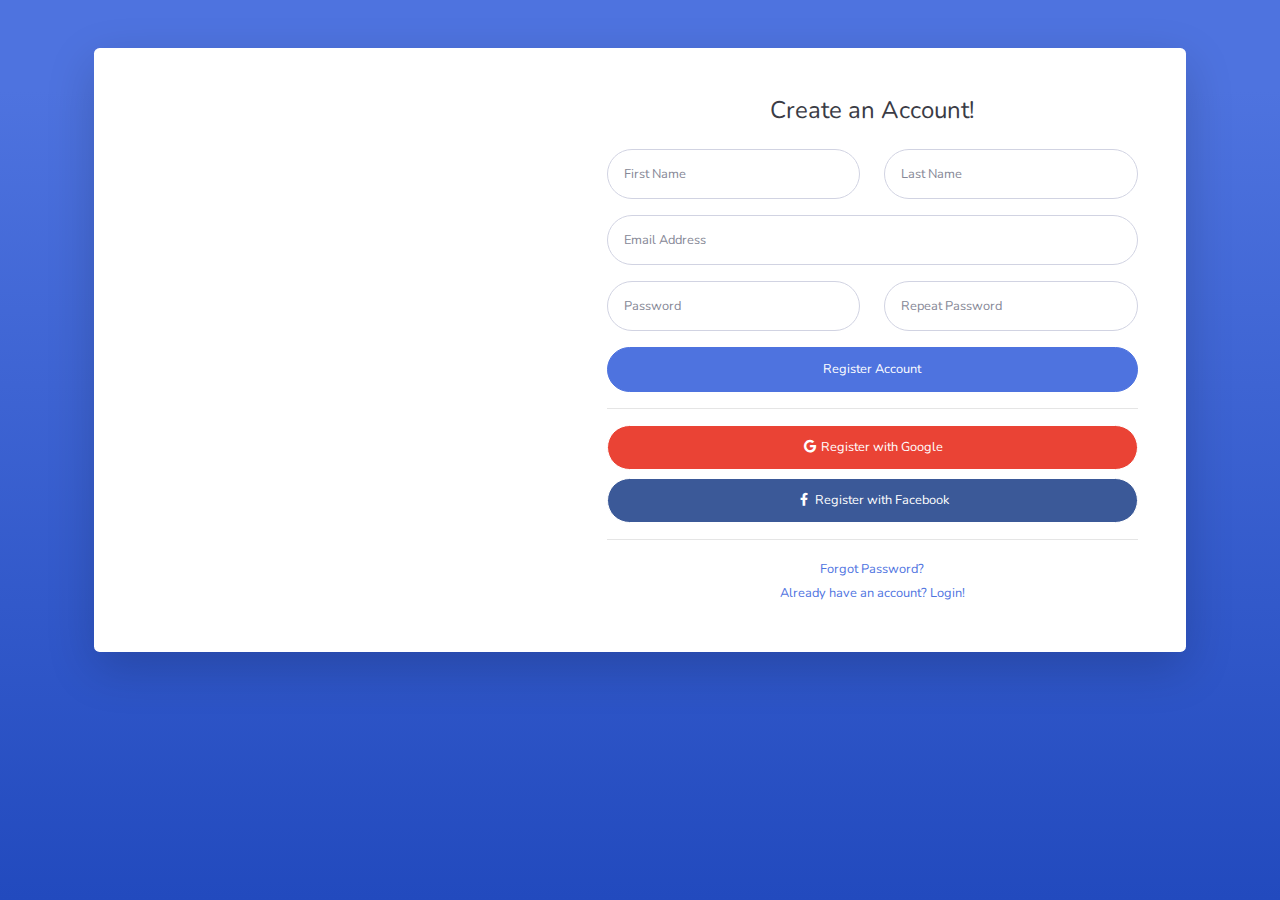
<file: register.html>
<!DOCTYPE html>
<html lang="en">

<head>

  <meta charset="utf-8">
  <meta http-equiv="X-UA-Compatible" content="IE=edge">
  <meta name="viewport" content="width=device-width, initial-scale=1, shrink-to-fit=no">
  <meta name="description" content="">
  <meta name="author" content="">

  <title>SB Admin 2 - Register</title>

  <!-- Custom fonts for this template-->
  <link href="vendor/fontawesome-free/css/all.min.css" rel="stylesheet" type="text/css">
  <link href="https://fonts.googleapis.com/css?family=Nunito:200,200i,300,300i,400,400i,600,600i,700,700i,800,800i,900,900i" rel="stylesheet">

  <!-- Custom styles for this template-->
  <link href="css/sb-admin-2.min.css" rel="stylesheet">

</head>

<body class="bg-gradient-primary">

  <div class="container">

    <div class="card o-hidden border-0 shadow-lg my-5">
      <div class="card-body p-0">
        <!-- Nested Row within Card Body -->
        <div class="row">
          <div class="col-lg-5 d-none d-lg-block bg-register-image"></div>
          <div class="col-lg-7">
            <div class="p-5">
              <div class="text-center">
                <h1 class="h4 text-gray-900 mb-4">Create an Account!</h1>
              </div>
              <form class="user">
                <div class="form-group row">
                  <div class="col-sm-6 mb-3 mb-sm-0">
                    <input type="text" class="form-control form-control-user" id="exampleFirstName" placeholder="First Name">
                  </div>
                  <div class="col-sm-6">
                    <input type="text" class="form-control form-control-user" id="exampleLastName" placeholder="Last Name">
                  </div>
                </div>
                <div class="form-group">
                  <input type="email" class="form-control form-control-user" id="exampleInputEmail" placeholder="Email Address">
                </div>
                <div class="form-group row">
                  <div class="col-sm-6 mb-3 mb-sm-0">
                    <input type="password" class="form-control form-control-user" id="exampleInputPassword" placeholder="Password">
                  </div>
                  <div class="col-sm-6">
                    <input type="password" class="form-control form-control-user" id="exampleRepeatPassword" placeholder="Repeat Password">
                  </div>
                </div>
                <a href="login.html" class="btn btn-primary btn-user btn-block">
                  Register Account
                </a>
                <hr>
                <a href="index.html" class="btn btn-google btn-user btn-block">
                  <i class="fab fa-google fa-fw"></i> Register with Google
                </a>
                <a href="index.html" class="btn btn-facebook btn-user btn-block">
                  <i class="fab fa-facebook-f fa-fw"></i> Register with Facebook
                </a>
              </form>
              <hr>
              <div class="text-center">
                <a class="small" href="forgot-password.html">Forgot Password?</a>
              </div>
              <div class="text-center">
                <a class="small" href="login.html">Already have an account? Login!</a>
              </div>
            </div>
          </div>
        </div>
      </div>
    </div>

  </div>

  <!-- Bootstrap core JavaScript-->
  <script src="vendor/jquery/jquery.min.js"></script>
  <script src="vendor/bootstrap/js/bootstrap.bundle.min.js"></script>

  <!-- Core plugin JavaScript-->
  <script src="vendor/jquery-easing/jquery.easing.min.js"></script>

  <!-- Custom scripts for all pages-->
  <script src="js/sb-admin-2.min.js"></script>

</body>

</html>
</file>
<file: vendor/simple-line-icons/css/simple-line-icons.css>
@font-face {
  font-family: 'simple-line-icons';
  src: url('../fonts/Simple-Line-Icons.eot?v=2.4.0');
  src: url('../fonts/Simple-Line-Icons.eot?v=2.4.0#iefix') format('embedded-opentype'), url('../fonts/Simple-Line-Icons.woff2?v=2.4.0') format('woff2'), url('../fonts/Simple-Line-Icons.ttf?v=2.4.0') format('truetype'), url('../fonts/Simple-Line-Icons.woff?v=2.4.0') format('woff'), url('../fonts/Simple-Line-Icons.svg?v=2.4.0#simple-line-icons') format('svg');
  font-weight: normal;
  font-style: normal;
}
/*
 Use the following CSS code if you want to have a class per icon.
 Instead of a list of all class selectors, you can use the generic [class*="icon-"] selector, but it's slower:
*/
.icon-user,
.icon-people,
.icon-user-female,
.icon-user-follow,
.icon-user-following,
.icon-user-unfollow,
.icon-login,
.icon-logout,
.icon-emotsmile,
.icon-phone,
.icon-call-end,
.icon-call-in,
.icon-call-out,
.icon-map,
.icon-location-pin,
.icon-direction,
.icon-directions,
.icon-compass,
.icon-layers,
.icon-menu,
.icon-list,
.icon-options-vertical,
.icon-options,
.icon-arrow-down,
.icon-arrow-left,
.icon-arrow-right,
.icon-arrow-up,
.icon-arrow-up-circle,
.icon-arrow-left-circle,
.icon-arrow-right-circle,
.icon-arrow-down-circle,
.icon-check,
.icon-clock,
.icon-plus,
.icon-minus,
.icon-close,
.icon-event,
.icon-exclamation,
.icon-organization,
.icon-trophy,
.icon-screen-smartphone,
.icon-screen-desktop,
.icon-plane,
.icon-notebook,
.icon-mustache,
.icon-mouse,
.icon-magnet,
.icon-energy,
.icon-disc,
.icon-cursor,
.icon-cursor-move,
.icon-crop,
.icon-chemistry,
.icon-speedometer,
.icon-shield,
.icon-screen-tablet,
.icon-magic-wand,
.icon-hourglass,
.icon-graduation,
.icon-ghost,
.icon-game-controller,
.icon-fire,
.icon-eyeglass,
.icon-envelope-open,
.icon-envelope-letter,
.icon-bell,
.icon-badge,
.icon-anchor,
.icon-wallet,
.icon-vector,
.icon-speech,
.icon-puzzle,
.icon-printer,
.icon-present,
.icon-playlist,
.icon-pin,
.icon-picture,
.icon-handbag,
.icon-globe-alt,
.icon-globe,
.icon-folder-alt,
.icon-folder,
.icon-film,
.icon-feed,
.icon-drop,
.icon-drawer,
.icon-docs,
.icon-doc,
.icon-diamond,
.icon-cup,
.icon-calculator,
.icon-bubbles,
.icon-briefcase,
.icon-book-open,
.icon-basket-loaded,
.icon-basket,
.icon-bag,
.icon-action-undo,
.icon-action-redo,
.icon-wrench,
.icon-umbrella,
.icon-trash,
.icon-tag,
.icon-support,
.icon-frame,
.icon-size-fullscreen,
.icon-size-actual,
.icon-shuffle,
.icon-share-alt,
.icon-share,
.icon-rocket,
.icon-question,
.icon-pie-chart,
.icon-pencil,
.icon-note,
.icon-loop,
.icon-home,
.icon-grid,
.icon-graph,
.icon-microphone,
.icon-music-tone-alt,
.icon-music-tone,
.icon-earphones-alt,
.icon-earphones,
.icon-equalizer,
.icon-like,
.icon-dislike,
.icon-control-start,
.icon-control-rewind,
.icon-control-play,
.icon-control-pause,
.icon-control-forward,
.icon-control-end,
.icon-volume-1,
.icon-volume-2,
.icon-volume-off,
.icon-calendar,
.icon-bulb,
.icon-chart,
.icon-ban,
.icon-bubble,
.icon-camrecorder,
.icon-camera,
.icon-cloud-download,
.icon-cloud-upload,
.icon-envelope,
.icon-eye,
.icon-flag,
.icon-heart,
.icon-info,
.icon-key,
.icon-link,
.icon-lock,
.icon-lock-open,
.icon-magnifier,
.icon-magnifier-add,
.icon-magnifier-remove,
.icon-paper-clip,
.icon-paper-plane,
.icon-power,
.icon-refresh,
.icon-reload,
.icon-settings,
.icon-star,
.icon-symbol-female,
.icon-symbol-male,
.icon-target,
.icon-credit-card,
.icon-paypal,
.icon-social-tumblr,
.icon-social-twitter,
.icon-social-facebook,
.icon-social-instagram,
.icon-social-linkedin,
.icon-social-pinterest,
.icon-social-github,
.icon-social-google,
.icon-social-reddit,
.icon-social-skype,
.icon-social-dribbble,
.icon-social-behance,
.icon-social-foursqare,
.icon-social-soundcloud,
.icon-social-spotify,
.icon-social-stumbleupon,
.icon-social-youtube,
.icon-social-dropbox,
.icon-social-vkontakte,
.icon-social-steam {
  font-family: 'simple-line-icons';
  speak: none;
  font-style: normal;
  font-weight: normal;
  font-variant: normal;
  text-transform: none;
  line-height: 1;
  /* Better Font Rendering =========== */
  -webkit-font-smoothing: antialiased;
  -moz-osx-font-smoothing: grayscale;
}
.icon-user:before {
  content: "\e005";
}
.icon-people:before {
  content: "\e001";
}
.icon-user-female:before {
  content: "\e000";
}
.icon-user-follow:before {
  content: "\e002";
}
.icon-user-following:before {
  content: "\e003";
}
.icon-user-unfollow:before {
  content: "\e004";
}
.icon-login:before {
  content: "\e066";
}
.icon-logout:before {
  content: "\e065";
}
.icon-emotsmile:before {
  content: "\e021";
}
.icon-phone:before {
  content: "\e600";
}
.icon-call-end:before {
  content: "\e048";
}
.icon-call-in:before {
  content: "\e047";
}
.icon-call-out:before {
  content: "\e046";
}
.icon-map:before {
  content: "\e033";
}
.icon-location-pin:before {
  content: "\e096";
}
.icon-direction:before {
  content: "\e042";
}
.icon-directions:before {
  content: "\e041";
}
.icon-compass:before {
  content: "\e045";
}
.icon-layers:before {
  content: "\e034";
}
.icon-menu:before {
  content: "\e601";
}
.icon-list:before {
  content: "\e067";
}
.icon-options-vertical:before {
  content: "\e602";
}
.icon-options:before {
  content: "\e603";
}
.icon-arrow-down:before {
  content: "\e604";
}
.icon-arrow-left:before {
  content: "\e605";
}
.icon-arrow-right:before {
  content: "\e606";
}
.icon-arrow-up:before {
  content: "\e607";
}
.icon-arrow-up-circle:before {
  content: "\e078";
}
.icon-arrow-left-circle:before {
  content: "\e07a";
}
.icon-arrow-right-circle:before {
  content: "\e079";
}
.icon-arrow-down-circle:before {
  content: "\e07b";
}
.icon-check:before {
  content: "\e080";
}
.icon-clock:before {
  content: "\e081";
}
.icon-plus:before {
  content: "\e095";
}
.icon-minus:before {
  content: "\e615";
}
.icon-close:before {
  content: "\e082";
}
.icon-event:before {
  content: "\e619";
}
.icon-exclamation:before {
  content: "\e617";
}
.icon-organization:before {
  content: "\e616";
}
.icon-trophy:before {
  content: "\e006";
}
.icon-screen-smartphone:before {
  content: "\e010";
}
.icon-screen-desktop:before {
  content: "\e011";
}
.icon-plane:before {
  content: "\e012";
}
.icon-notebook:before {
  content: "\e013";
}
.icon-mustache:before {
  content: "\e014";
}
.icon-mouse:before {
  content: "\e015";
}
.icon-magnet:before {
  content: "\e016";
}
.icon-energy:before {
  content: "\e020";
}
.icon-disc:before {
  content: "\e022";
}
.icon-cursor:before {
  content: "\e06e";
}
.icon-cursor-move:before {
  content: "\e023";
}
.icon-crop:before {
  content: "\e024";
}
.icon-chemistry:before {
  content: "\e026";
}
.icon-speedometer:before {
  content: "\e007";
}
.icon-shield:before {
  content: "\e00e";
}
.icon-screen-tablet:before {
  content: "\e00f";
}
.icon-magic-wand:before {
  content: "\e017";
}
.icon-hourglass:before {
  content: "\e018";
}
.icon-graduation:before {
  content: "\e019";
}
.icon-ghost:before {
  content: "\e01a";
}
.icon-game-controller:before {
  content: "\e01b";
}
.icon-fire:before {
  content: "\e01c";
}
.icon-eyeglass:before {
  content: "\e01d";
}
.icon-envelope-open:before {
  content: "\e01e";
}
.icon-envelope-letter:before {
  content: "\e01f";
}
.icon-bell:before {
  content: "\e027";
}
.icon-badge:before {
  content: "\e028";
}
.icon-anchor:before {
  content: "\e029";
}
.icon-wallet:before {
  content: "\e02a";
}
.icon-vector:before {
  content: "\e02b";
}
.icon-speech:before {
  content: "\e02c";
}
.icon-puzzle:before {
  content: "\e02d";
}
.icon-printer:before {
  content: "\e02e";
}
.icon-present:before {
  content: "\e02f";
}
.icon-playlist:before {
  content: "\e030";
}
.icon-pin:before {
  content: "\e031";
}
.icon-picture:before {
  content: "\e032";
}
.icon-handbag:before {
  content: "\e035";
}
.icon-globe-alt:before {
  content: "\e036";
}
.icon-globe:before {
  content: "\e037";
}
.icon-folder-alt:before {
  content: "\e039";
}
.icon-folder:before {
  content: "\e089";
}
.icon-film:before {
  content: "\e03a";
}
.icon-feed:before {
  content: "\e03b";
}
.icon-drop:before {
  content: "\e03e";
}
.icon-drawer:before {
  content: "\e03f";
}
.icon-docs:before {
  content: "\e040";
}
.icon-doc:before {
  content: "\e085";
}
.icon-diamond:before {
  content: "\e043";
}
.icon-cup:before {
  content: "\e044";
}
.icon-calculator:before {
  content: "\e049";
}
.icon-bubbles:before {
  content: "\e04a";
}
.icon-briefcase:before {
  content: "\e04b";
}
.icon-book-open:before {
  content: "\e04c";
}
.icon-basket-loaded:before {
  content: "\e04d";
}
.icon-basket:before {
  content: "\e04e";
}
.icon-bag:before {
  content: "\e04f";
}
.icon-action-undo:before {
  content: "\e050";
}
.icon-action-redo:before {
  content: "\e051";
}
.icon-wrench:before {
  content: "\e052";
}
.icon-umbrella:before {
  content: "\e053";
}
.icon-trash:before {
  content: "\e054";
}
.icon-tag:before {
  content: "\e055";
}
.icon-support:before {
  content: "\e056";
}
.icon-frame:before {
  content: "\e038";
}
.icon-size-fullscreen:before {
  content: "\e057";
}
.icon-size-actual:before {
  content: "\e058";
}
.icon-shuffle:before {
  content: "\e059";
}
.icon-share-alt:before {
  content: "\e05a";
}
.icon-share:before {
  content: "\e05b";
}
.icon-rocket:before {
  content: "\e05c";
}
.icon-question:before {
  content: "\e05d";
}
.icon-pie-chart:before {
  content: "\e05e";
}
.icon-pencil:before {
  content: "\e05f";
}
.icon-note:before {
  content: "\e060";
}
.icon-loop:before {
  content: "\e064";
}
.icon-home:before {
  content: "\e069";
}
.icon-grid:before {
  content: "\e06a";
}
.icon-graph:before {
  content: "\e06b";
}
.icon-microphone:before {
  content: "\e063";
}
.icon-music-tone-alt:before {
  content: "\e061";
}
.icon-music-tone:before {
  content: "\e062";
}
.icon-earphones-alt:before {
  content: "\e03c";
}
.icon-earphones:before {
  content: "\e03d";
}
.icon-equalizer:before {
  content: "\e06c";
}
.icon-like:before {
  content: "\e068";
}
.icon-dislike:before {
  content: "\e06d";
}
.icon-control-start:before {
  content: "\e06f";
}
.icon-control-rewind:before {
  content: "\e070";
}
.icon-control-play:before {
  content: "\e071";
}
.icon-control-pause:before {
  content: "\e072";
}
.icon-control-forward:before {
  content: "\e073";
}
.icon-control-end:before {
  content: "\e074";
}
.icon-volume-1:before {
  content: "\e09f";
}
.icon-volume-2:before {
  content: "\e0a0";
}
.icon-volume-off:before {
  content: "\e0a1";
}
.icon-calendar:before {
  content: "\e075";
}
.icon-bulb:before {
  content: "\e076";
}
.icon-chart:before {
  content: "\e077";
}
.icon-ban:before {
  content: "\e07c";
}
.icon-bubble:before {
  content: "\e07d";
}
.icon-camrecorder:before {
  content: "\e07e";
}
.icon-camera:before {
  content: "\e07f";
}
.icon-cloud-download:before {
  content: "\e083";
}
.icon-cloud-upload:before {
  content: "\e084";
}
.icon-envelope:before {
  content: "\e086";
}
.icon-eye:before {
  content: "\e087";
}
.icon-flag:before {
  content: "\e088";
}
.icon-heart:before {
  content: "\e08a";
}
.icon-info:before {
  content: "\e08b";
}
.icon-key:before {
  content: "\e08c";
}
.icon-link:before {
  content: "\e08d";
}
.icon-lock:before {
  content: "\e08e";
}
.icon-lock-open:before {
  content: "\e08f";
}
.icon-magnifier:before {
  content: "\e090";
}
.icon-magnifier-add:before {
  content: "\e091";
}
.icon-magnifier-remove:before {
  content: "\e092";
}
.icon-paper-clip:before {
  content: "\e093";
}
.icon-paper-plane:before {
  content: "\e094";
}
.icon-power:before {
  content: "\e097";
}
.icon-refresh:before {
  content: "\e098";
}
.icon-reload:before {
  content: "\e099";
}
.icon-settings:before {
  content: "\e09a";
}
.icon-star:before {
  content: "\e09b";
}
.icon-symbol-female:before {
  content: "\e09c";
}
.icon-symbol-male:before {
  content: "\e09d";
}
.icon-target:before {
  content: "\e09e";
}
.icon-credit-card:before {
  content: "\e025";
}
.icon-paypal:before {
  content: "\e608";
}
.icon-social-tumblr:before {
  content: "\e00a";
}
.icon-social-twitter:before {
  content: "\e009";
}
.icon-social-facebook:before {
  content: "\e00b";
}
.icon-social-instagram:before {
  content: "\e609";
}
.icon-social-linkedin:before {
  content: "\e60a";
}
.icon-social-pinterest:before {
  content: "\e60b";
}
.icon-social-github:before {
  content: "\e60c";
}
.icon-social-google:before {
  content: "\e60d";
}
.icon-social-reddit:before {
  content: "\e60e";
}
.icon-social-skype:before {
  content: "\e60f";
}
.icon-social-dribbble:before {
  content: "\e00d";
}
.icon-social-behance:before {
  content: "\e610";
}
.icon-social-foursqare:before {
  content: "\e611";
}
.icon-social-soundcloud:before {
  content: "\e612";
}
.icon-social-spotify:before {
  content: "\e613";
}
.icon-social-stumbleupon:before {
  content: "\e614";
}
.icon-social-youtube:before {
  content: "\e008";
}
.icon-social-dropbox:before {
  content: "\e00c";
}
.icon-social-vkontakte:before {
  content: "\e618";
}
.icon-social-steam:before {
  content: "\e620";
}
</file>
<file: css/grayscale.min.css>
/*!
 * Start Bootstrap - Grayscale v5.0.9 (https://startbootstrap.com/template-overviews/grayscale)
 * Copyright 2013-2019 Start Bootstrap
 * Licensed under MIT (https://github.com/BlackrockDigital/startbootstrap-grayscale/blob/master/LICENSE)
 */#mainNav{min-height:56px;background-color:#fff}#mainNav .navbar-toggler{font-size:80%;padding:.75rem;color:#64a19d;border:1px solid #64a19d}#mainNav .navbar-toggler:focus{outline:0}#mainNav .navbar-brand{color:#161616;font-weight:700;padding:.9rem 0}#mainNav .navbar-nav .nav-item:hover{color:fade(white,80%);outline:0;background-color:transparent}#mainNav .navbar-nav .nav-item:active,#mainNav .navbar-nav .nav-item:focus{outline:0;background-color:transparent}@media (min-width:992px){#mainNav{padding-top:0;padding-bottom:0;border-bottom:none;background-color:transparent;transition:background-color .3s ease-in-out}#mainNav .navbar-brand{padding:.5rem 0;color:rgba(255,255,255,.5)}#mainNav .nav-link{transition:none;padding:2rem 1.5rem;color:rgba(255,255,255,.5)}#mainNav .nav-link:hover{color:rgba(255,255,255,.75)}#mainNav .nav-link:active{color:#fff}#mainNav.navbar-shrink{background-color:#fff}#mainNav.navbar-shrink .navbar-brand{color:#161616}#mainNav.navbar-shrink .nav-link{color:#161616;padding:1.5rem 1.5rem 1.25rem;border-bottom:.25rem solid transparent}#mainNav.navbar-shrink .nav-link:hover{color:#64a19d}#mainNav.navbar-shrink .nav-link:active{color:#467370}#mainNav.navbar-shrink .nav-link.active{color:#64a19d;outline:0;border-bottom:.25rem solid #64a19d}}.masthead{position:relative;width:100%;height:auto;min-height:35rem;padding:15rem 0;background:linear-gradient(to bottom,rgba(22,22,22,.3) 0,rgba(22,22,22,.7) 75%,#161616 100%),url(../img/bg-masthead.jpg);background-position:center;background-repeat:no-repeat;background-attachment:scroll;background-size:cover}.masthead h1{font-family:'Varela Round';font-size:2.5rem;line-height:2.5rem;letter-spacing:.8rem;background:-webkit-linear-gradient(rgba(255,255,255,.9),rgba(255,255,255,0));-webkit-text-fill-color:transparent;-webkit-background-clip:text}.masthead h2{max-width:20rem;font-size:1rem}@media (min-width:768px){.masthead h1{font-size:4rem;line-height:4rem}}@media (min-width:992px){.masthead{height:100vh;padding:0}.masthead h1{font-size:6.5rem;line-height:6.5rem;letter-spacing:.8rem}.masthead h2{max-width:30rem;font-size:1.25rem}}.btn{box-shadow:0 .1875rem .1875rem 0 rgba(0,0,0,.1)!important;padding:1.25rem 2rem;font-family:'Varela Round';font-size:80%;text-transform:uppercase;letter-spacing:.15rem;border:0}.btn-primary{background-color:#64a19d}.btn-primary:hover{background-color:#4f837f}.btn-primary:focus{background-color:#4f837f;color:#fff}.btn-primary:active{background-color:#467370!important}.about-section{padding-top:10rem;background:linear-gradient(to bottom,#161616 0,rgba(22,22,22,.9) 75%,rgba(22,22,22,.8) 100%)}.about-section p{margin-bottom:5rem}.projects-section{padding:10rem 0}.projects-section .featured-text{padding:2rem}@media (min-width:992px){.projects-section .featured-text{padding:0 0 0 2rem;border-left:.5rem solid #64a19d}}.projects-section .project-text{padding:3rem;font-size:90%}@media (min-width:992px){.projects-section .project-text{padding:5rem}.projects-section .project-text hr{border-color:#64a19d;border-width:.25rem;width:30%}}.signup-section{padding:10rem 0;background:linear-gradient(to bottom,rgba(22,22,22,.1) 0,rgba(22,22,22,.5) 75%,#161616 100%),url(../img/bg-signup.jpg);background-position:center;background-repeat:no-repeat;background-attachment:scroll;background-size:cover}.signup-section .form-inline input{box-shadow:0 .1875rem .1875rem 0 rgba(0,0,0,.1)!important;padding:1.25rem 2rem;height:auto;font-family:'Varela Round';font-size:80%;text-transform:uppercase;letter-spacing:.15rem;border:0}.contact-section{padding:5rem 0 0}.contact-section .card{border:0;border-bottom:.25rem solid #64a19d}.contact-section .card h4{font-size:.8rem;font-family:'Varela Round';text-transform:uppercase;letter-spacing:.15rem}.contact-section .card hr{border-color:#64a19d;border-width:.25rem;width:3rem}.contact-section .social{margin-top:5rem}.contact-section .social a{text-align:center;height:3rem;width:3rem;background:rgba(255,255,255,.1);border-radius:100%;line-height:3rem;color:rgba(255,255,255,.3)}.contact-section .social a:hover{color:rgba(255,255,255,.5)}.contact-section .social a:active{color:#fff}body{font-family:Nunito;letter-spacing:.0625em}a{color:#64a19d}a:focus,a:hover{text-decoration:none;color:#3c6360}.bg-black{background-color:#161616!important}.bg-primary{background-color:#64a19d!important}.text-primary{color:#64a19d!important}footer{padding:5rem 0}
</file>
<file: css/stylish-portfolio.min.css>
/*!
 * Start Bootstrap - Stylish Portfolio v5.0.7 (https://startbootstrap.com/template-overviews/stylish-portfolio)
 * Copyright 2013-2019 Start Bootstrap
 * Licensed under MIT (https://github.com/BlackrockDigital/startbootstrap-stylish-portfolio/blob/master/LICENSE)
 */body,html{width:100%;height:100%}body{font-family:'Source Sans Pro'}.btn-xl{padding:1.25rem 2.5rem}.content-section{padding-top:7.5rem;padding-bottom:7.5rem}.content-section-heading h2{font-size:3rem}.content-section-heading h3{font-size:1rem;text-transform:uppercase}h1,h2,h3,h4,h5,h6{font-weight:700}.text-faded{color:rgba(255,255,255,.7)}.map{height:30rem}@media (max-width:992px){.map{height:75%}}.map iframe{pointer-events:none}.scroll-to-top{position:fixed;right:15px;bottom:15px;display:none;width:50px;height:50px;text-align:center;color:#fff;background:rgba(52,58,64,.5);line-height:45px}.scroll-to-top:focus,.scroll-to-top:hover{color:#fff}.scroll-to-top:hover{background:#343a40}.scroll-to-top i{font-weight:800}.masthead{min-height:30rem;position:relative;display:table;width:100%;height:auto;padding-top:8rem;padding-bottom:8rem;background:linear-gradient(90deg,rgba(255,255,255,.1) 0,rgba(255,255,255,.1) 100%),url(../img/bg-masthead.jpg);background-position:center center;background-repeat:no-repeat;background-size:cover}.masthead h1{font-size:4rem;margin:0;padding:0}@media (min-width:992px){.masthead{height:100vh}.masthead h1{font-size:5.5rem}}#sidebar-wrapper{position:fixed;z-index:2;right:0;width:250px;height:100%;transition:all .4s ease 0s;transform:translateX(250px);background:#1d809f;border-left:1px solid rgba(255,255,255,.1)}.sidebar-nav{position:absolute;top:0;width:250px;margin:0;padding:0;list-style:none}.sidebar-nav li.sidebar-nav-item a{display:block;text-decoration:none;color:#fff;padding:15px}.sidebar-nav li a:hover{text-decoration:none;color:#fff;background:rgba(255,255,255,.2)}.sidebar-nav li a:active,.sidebar-nav li a:focus{text-decoration:none}.sidebar-nav>.sidebar-brand{font-size:1.2rem;background:rgba(52,58,64,.1);height:80px;line-height:50px;padding-top:15px;padding-bottom:15px;padding-left:15px}.sidebar-nav>.sidebar-brand a{color:#fff}.sidebar-nav>.sidebar-brand a:hover{color:#fff;background:0 0}#sidebar-wrapper.active{right:250px;width:250px;transition:all .4s ease 0s}.menu-toggle{position:fixed;right:15px;top:15px;width:50px;height:50px;text-align:center;color:#fff;background:rgba(52,58,64,.5);line-height:50px;z-index:999}.menu-toggle:focus,.menu-toggle:hover{color:#fff}.menu-toggle:hover{background:#343a40}.service-icon{background-color:#fff;color:#1d809f;height:7rem;width:7rem;display:block;line-height:7.5rem;font-size:2.25rem;box-shadow:0 3px 3px 0 rgba(0,0,0,.1)}.callout{padding:15rem 0;background:linear-gradient(90deg,rgba(255,255,255,.1) 0,rgba(255,255,255,.1) 100%),url(../img/bg-callout.jpg);background-position:center center;background-repeat:no-repeat;background-size:cover}.callout h2{font-size:3.5rem;font-weight:700;display:block;max-width:30rem}.portfolio-item{display:block;position:relative;overflow:hidden;max-width:530px;margin:auto auto 1rem}.portfolio-item .caption{display:flex;height:100%;width:100%;background-color:rgba(33,37,41,.2);position:absolute;top:0;bottom:0;z-index:1}.portfolio-item .caption .caption-content{color:#fff;margin:auto 2rem 2rem}.portfolio-item .caption .caption-content h2{font-size:.8rem;text-transform:uppercase}.portfolio-item .caption .caption-content p{font-weight:300;font-size:1.2rem}@media (min-width:992px){.portfolio-item{max-width:none;margin:0}.portfolio-item .caption{-webkit-transition:-webkit-clip-path .25s ease-out,background-color .7s;-webkit-clip-path:inset(0);clip-path:inset(0)}.portfolio-item .caption .caption-content{transition:opacity .25s;margin-left:5rem;margin-right:5rem;margin-bottom:5rem}.portfolio-item img{-webkit-transition:-webkit-clip-path .25s ease-out;-webkit-clip-path:inset(-1px);clip-path:inset(-1px)}.portfolio-item:hover img{-webkit-clip-path:inset(2rem);clip-path:inset(2rem)}.portfolio-item:hover .caption{background-color:rgba(29,128,159,.9);-webkit-clip-path:inset(2rem);clip-path:inset(2rem)}}footer.footer{padding-top:5rem;padding-bottom:5rem}footer.footer .social-link{display:block;height:4rem;width:4rem;line-height:4.3rem;font-size:1.5rem;background-color:#1d809f;transition:background-color .15s ease-in-out;box-shadow:0 3px 3px 0 rgba(0,0,0,.1)}footer.footer .social-link:hover{background-color:#155d74;text-decoration:none}a{color:#1d809f}a:active,a:focus,a:hover{color:#155d74}.btn-primary{background-color:#1d809f!important;border-color:#1d809f!important;color:#fff!important}.btn-primary:active,.btn-primary:focus,.btn-primary:hover{background-color:#155d74!important;border-color:#155d74!important}.btn-secondary{background-color:#ecb807!important;border-color:#ecb807!important;color:#fff!important}.btn-secondary:active,.btn-secondary:focus,.btn-secondary:hover{background-color:#ba9106!important;border-color:#ba9106!important}.btn-dark{color:#fff!important}.btn{box-shadow:0 3px 3px 0 rgba(0,0,0,.1);font-weight:700}.bg-primary{background-color:#1d809f!important}.text-primary{color:#1d809f!important}.text-secondary{color:#ecb807!important}
</file>
<file: css/resume.min.css>
/*!
 * Start Bootstrap - Resume v5.0.8 (https://startbootstrap.com/template-overviews/resume)
 * Copyright 2013-2019 Start Bootstrap
 * Licensed under MIT (https://github.com/BlackrockDigital/startbootstrap-resume/blob/master/LICENSE)
 */body{font-family:Muli,-apple-system,BlinkMacSystemFont,'Segoe UI',Roboto,'Helvetica Neue',Arial,sans-serif,'Apple Color Emoji','Segoe UI Emoji','Segoe UI Symbol','Noto Color Emoji';padding-top:54px;color:#868e96}@media (min-width:992px){body{padding-top:0;padding-left:17rem}}h1,h2,h3,h4,h5,h6{font-family:'Saira Extra Condensed',-apple-system,BlinkMacSystemFont,'Segoe UI',Roboto,'Helvetica Neue',Arial,sans-serif,'Apple Color Emoji','Segoe UI Emoji','Segoe UI Symbol','Noto Color Emoji';font-weight:700;text-transform:uppercase;color:#343a40}h1{font-size:6rem;line-height:5.5rem}h2{font-size:3.5rem}h3{font-size:2rem}p.lead{font-size:1.15rem;font-weight:400}.subheading{text-transform:uppercase;font-weight:500;font-family:'Saira Extra Condensed',-apple-system,BlinkMacSystemFont,'Segoe UI',Roboto,'Helvetica Neue',Arial,sans-serif,'Apple Color Emoji','Segoe UI Emoji','Segoe UI Symbol','Noto Color Emoji';font-size:1.5rem}.social-icons a{display:inline-block;height:3.5rem;width:3.5rem;background-color:#495057;color:#fff!important;border-radius:100%;text-align:center;font-size:1.5rem;line-height:3.5rem;margin-right:1rem}.social-icons a:last-child{margin-right:0}.social-icons a:hover{background-color:#bd5d38}.dev-icons{font-size:3rem}.dev-icons .list-inline-item i:hover{color:#bd5d38}#sideNav .navbar-nav .nav-item .nav-link{font-weight:800;letter-spacing:.05rem;text-transform:uppercase}#sideNav .navbar-toggler:focus{outline-color:#d48a6e}@media (min-width:992px){#sideNav{text-align:center;position:fixed;top:0;left:0;display:flex;flex-direction:column;width:17rem;height:100vh}#sideNav .navbar-brand{display:flex;margin:auto auto 0;padding:.5rem}#sideNav .navbar-brand .img-profile{max-width:10rem;max-height:10rem;border:.5rem solid rgba(255,255,255,.2)}#sideNav .navbar-collapse{display:flex;align-items:flex-start;flex-grow:0;width:100%;margin-bottom:auto}#sideNav .navbar-collapse .navbar-nav{flex-direction:column;width:100%}#sideNav .navbar-collapse .navbar-nav .nav-item{display:block}#sideNav .navbar-collapse .navbar-nav .nav-item .nav-link{display:block}}section.resume-section{padding-top:5rem!important;padding-bottom:5rem!important;max-width:75rem}section.resume-section .resume-item .resume-date{min-width:none}@media (min-width:768px){section.resume-section{min-height:100vh}section.resume-section .resume-item .resume-date{min-width:18rem}}@media (min-width:992px){section.resume-section{padding-top:3rem!important;padding-bottom:3rem!important}}.bg-primary{background-color:#bd5d38!important}.text-primary{color:#bd5d38!important}a{color:#bd5d38}a:active,a:focus,a:hover{color:#824027}
</file>
